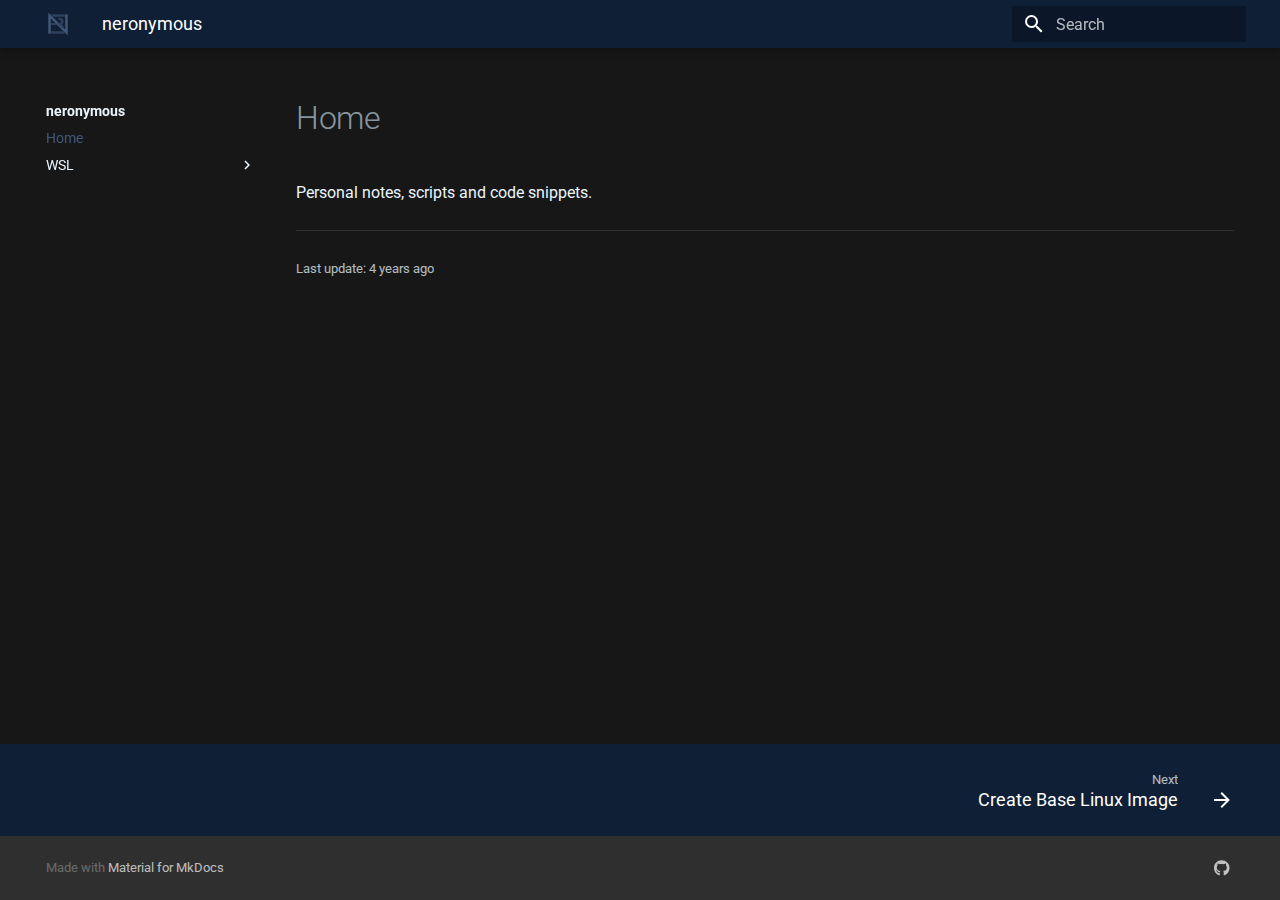
<file: index.html>
<!doctype html>
<html lang="en" class="no-js">
  <head>
    
      <meta charset="utf-8">
      <meta name="viewport" content="width=device-width,initial-scale=1">
      
      
      
      
      <link rel="icon" href="images/nero.png">
      <meta name="generator" content="mkdocs-1.2.2, mkdocs-material-7.2.4">
    
    
      
        <title>neronymous</title>
      
    
    
      <link rel="stylesheet" href="assets/stylesheets/main.f7f47774.min.css">
      
        
        <link rel="stylesheet" href="assets/stylesheets/palette.3f5d1f46.min.css">
        
      
    
    
    
      
        
        <link rel="preconnect" href="https://fonts.gstatic.com" crossorigin>
        <link rel="stylesheet" href="https://fonts.googleapis.com/css?family=Roboto:300,400,400i,700%7CRoboto+Mono&display=fallback">
        <style>:root{--md-text-font-family:"Roboto";--md-code-font-family:"Roboto Mono"}</style>
      
    
    
    
      <link rel="stylesheet" href="css/timeago.css">
    
      <link rel="stylesheet" href="styles/nero.css">
    
    
      


    
    
  </head>
  
  
    
    
    
    
    
    <body dir="ltr" data-md-color-scheme="slate" data-md-color-primary="" data-md-color-accent="">
  
    
    <script>function __prefix(e){return new URL(".",location).pathname+"."+e}function __get(e,t=localStorage){return JSON.parse(t.getItem(__prefix(e)))}</script>
    
    <input class="md-toggle" data-md-toggle="drawer" type="checkbox" id="__drawer" autocomplete="off">
    <input class="md-toggle" data-md-toggle="search" type="checkbox" id="__search" autocomplete="off">
    <label class="md-overlay" for="__drawer"></label>
    <div data-md-component="skip">
      
    </div>
    <div data-md-component="announce">
      
    </div>
    
      <header class="md-header" data-md-component="header">
  <nav class="md-header__inner md-grid" aria-label="Header">
    <a href="." title="neronymous" class="md-header__button md-logo" aria-label="neronymous" data-md-component="logo">
      
  <img src="images/nero.png" alt="logo">

    </a>
    <label class="md-header__button md-icon" for="__drawer">
      <svg xmlns="http://www.w3.org/2000/svg" viewBox="0 0 24 24"><path d="M3 6h18v2H3V6m0 5h18v2H3v-2m0 5h18v2H3v-2z"/></svg>
    </label>
    <div class="md-header__title" data-md-component="header-title">
      <div class="md-header__ellipsis">
        <div class="md-header__topic">
          <span class="md-ellipsis">
            neronymous
          </span>
        </div>
        <div class="md-header__topic" data-md-component="header-topic">
          <span class="md-ellipsis">
            
              Home
            
          </span>
        </div>
      </div>
    </div>
    
    
    
      <label class="md-header__button md-icon" for="__search">
        <svg xmlns="http://www.w3.org/2000/svg" viewBox="0 0 24 24"><path d="M9.5 3A6.5 6.5 0 0 1 16 9.5c0 1.61-.59 3.09-1.56 4.23l.27.27h.79l5 5-1.5 1.5-5-5v-.79l-.27-.27A6.516 6.516 0 0 1 9.5 16 6.5 6.5 0 0 1 3 9.5 6.5 6.5 0 0 1 9.5 3m0 2C7 5 5 7 5 9.5S7 14 9.5 14 14 12 14 9.5 12 5 9.5 5z"/></svg>
      </label>
      
<div class="md-search" data-md-component="search" role="dialog">
  <label class="md-search__overlay" for="__search"></label>
  <div class="md-search__inner" role="search">
    <form class="md-search__form" name="search">
      <input type="text" class="md-search__input" name="query" aria-label="Search" placeholder="Search" autocapitalize="off" autocorrect="off" autocomplete="off" spellcheck="false" data-md-component="search-query" required>
      <label class="md-search__icon md-icon" for="__search">
        <svg xmlns="http://www.w3.org/2000/svg" viewBox="0 0 24 24"><path d="M9.5 3A6.5 6.5 0 0 1 16 9.5c0 1.61-.59 3.09-1.56 4.23l.27.27h.79l5 5-1.5 1.5-5-5v-.79l-.27-.27A6.516 6.516 0 0 1 9.5 16 6.5 6.5 0 0 1 3 9.5 6.5 6.5 0 0 1 9.5 3m0 2C7 5 5 7 5 9.5S7 14 9.5 14 14 12 14 9.5 12 5 9.5 5z"/></svg>
        <svg xmlns="http://www.w3.org/2000/svg" viewBox="0 0 24 24"><path d="M20 11v2H8l5.5 5.5-1.42 1.42L4.16 12l7.92-7.92L13.5 5.5 8 11h12z"/></svg>
      </label>
      <nav class="md-search__options" aria-label="Search">
        
        <button type="reset" class="md-search__icon md-icon" aria-label="Clear" tabindex="-1">
          <svg xmlns="http://www.w3.org/2000/svg" viewBox="0 0 24 24"><path d="M19 6.41 17.59 5 12 10.59 6.41 5 5 6.41 10.59 12 5 17.59 6.41 19 12 13.41 17.59 19 19 17.59 13.41 12 19 6.41z"/></svg>
        </button>
      </nav>
      
    </form>
    <div class="md-search__output">
      <div class="md-search__scrollwrap" data-md-scrollfix>
        <div class="md-search-result" data-md-component="search-result">
          <div class="md-search-result__meta">
            Initializing search
          </div>
          <ol class="md-search-result__list"></ol>
        </div>
      </div>
    </div>
  </div>
</div>
    
    
  </nav>
</header>
    
    <div class="md-container" data-md-component="container">
      
      
        
      
      <main class="md-main" data-md-component="main">
        <div class="md-main__inner md-grid">
          
            
              
              <div class="md-sidebar md-sidebar--primary" data-md-component="sidebar" data-md-type="navigation" >
                <div class="md-sidebar__scrollwrap">
                  <div class="md-sidebar__inner">
                    


<nav class="md-nav md-nav--primary" aria-label="Navigation" data-md-level="0">
  <label class="md-nav__title" for="__drawer">
    <a href="." title="neronymous" class="md-nav__button md-logo" aria-label="neronymous" data-md-component="logo">
      
  <img src="images/nero.png" alt="logo">

    </a>
    neronymous
  </label>
  
  <ul class="md-nav__list" data-md-scrollfix>
    
      
      
      

  
  
    
  
  
    <li class="md-nav__item md-nav__item--active">
      
      <input class="md-nav__toggle md-toggle" data-md-toggle="toc" type="checkbox" id="__toc">
      
      
      
      <a href="." class="md-nav__link md-nav__link--active">
        Home
      </a>
      
    </li>
  

    
      
      
      

  
  
  
    
    <li class="md-nav__item md-nav__item--nested">
      
      
        <input class="md-nav__toggle md-toggle" data-md-toggle="__nav_2" type="checkbox" id="__nav_2" >
      
      <label class="md-nav__link" for="__nav_2">
        WSL
        <span class="md-nav__icon md-icon"></span>
      </label>
      <nav class="md-nav" aria-label="WSL" data-md-level="1">
        <label class="md-nav__title" for="__nav_2">
          <span class="md-nav__icon md-icon"></span>
          WSL
        </label>
        <ul class="md-nav__list" data-md-scrollfix>
          
            
  
  
  
    <li class="md-nav__item">
      <a href="WSL/create-wsl-base-image/" class="md-nav__link">
        Create Base Linux Image
      </a>
    </li>
  

          
            
  
  
  
    <li class="md-nav__item">
      <a href="WSL/create-wsl-instance/" class="md-nav__link">
        Create WSL Instance from Base Image
      </a>
    </li>
  

          
        </ul>
      </nav>
    </li>
  

    
  </ul>
</nav>
                  </div>
                </div>
              </div>
            
            
          
          <div class="md-content" data-md-component="content">
            <article class="md-content__inner md-typeset">
              
                
                
                  <h1>Home</h1>
                
                <p>Personal notes, scripts and code snippets.</p>
                
                  
                    

<hr>
<div class="md-source-date">
  <small>
    
      Last update: <span class="git-revision-date-localized-plugin git-revision-date-localized-plugin-timeago"><span class="timeago" datetime="2021-08-16T12:06:32+00:00" locale="en"></span></span><span class="git-revision-date-localized-plugin git-revision-date-localized-plugin-iso_date">2021-08-16</span>
      
    
  </small>
</div>
                  
                
              
              
                


              
            </article>
          </div>
        </div>
        
      </main>
      
        
<footer class="md-footer">
  
    <nav class="md-footer__inner md-grid" aria-label="Footer">
      
      
        
        <a href="WSL/create-wsl-base-image/" class="md-footer__link md-footer__link--next" aria-label="Next: Create Base Linux Image" rel="next">
          <div class="md-footer__title">
            <div class="md-ellipsis">
              <span class="md-footer__direction">
                Next
              </span>
              Create Base Linux Image
            </div>
          </div>
          <div class="md-footer__button md-icon">
            <svg xmlns="http://www.w3.org/2000/svg" viewBox="0 0 24 24"><path d="M4 11v2h12l-5.5 5.5 1.42 1.42L19.84 12l-7.92-7.92L10.5 5.5 16 11H4z"/></svg>
          </div>
        </a>
      
    </nav>
  
  <div class="md-footer-meta md-typeset">
    <div class="md-footer-meta__inner md-grid">
      <div class="md-footer-copyright">
        
        Made with
        <a href="https://squidfunk.github.io/mkdocs-material/" target="_blank" rel="noopener">
          Material for MkDocs
        </a>
        
      </div>
      
  <div class="md-footer-social">
    
      
      
        
        
      
      <a href="https://github.com/neronymous" target="_blank" rel="noopener" title="github.com" class="md-footer-social__link">
        <svg xmlns="http://www.w3.org/2000/svg" viewBox="0 0 496 512"><path d="M165.9 397.4c0 2-2.3 3.6-5.2 3.6-3.3.3-5.6-1.3-5.6-3.6 0-2 2.3-3.6 5.2-3.6 3-.3 5.6 1.3 5.6 3.6zm-31.1-4.5c-.7 2 1.3 4.3 4.3 4.9 2.6 1 5.6 0 6.2-2s-1.3-4.3-4.3-5.2c-2.6-.7-5.5.3-6.2 2.3zm44.2-1.7c-2.9.7-4.9 2.6-4.6 4.9.3 2 2.9 3.3 5.9 2.6 2.9-.7 4.9-2.6 4.6-4.6-.3-1.9-3-3.2-5.9-2.9zM244.8 8C106.1 8 0 113.3 0 252c0 110.9 69.8 205.8 169.5 239.2 12.8 2.3 17.3-5.6 17.3-12.1 0-6.2-.3-40.4-.3-61.4 0 0-70 15-84.7-29.8 0 0-11.4-29.1-27.8-36.6 0 0-22.9-15.7 1.6-15.4 0 0 24.9 2 38.6 25.8 21.9 38.6 58.6 27.5 72.9 20.9 2.3-16 8.8-27.1 16-33.7-55.9-6.2-112.3-14.3-112.3-110.5 0-27.5 7.6-41.3 23.6-58.9-2.6-6.5-11.1-33.3 2.6-67.9 20.9-6.5 69 27 69 27 20-5.6 41.5-8.5 62.8-8.5s42.8 2.9 62.8 8.5c0 0 48.1-33.6 69-27 13.7 34.7 5.2 61.4 2.6 67.9 16 17.7 25.8 31.5 25.8 58.9 0 96.5-58.9 104.2-114.8 110.5 9.2 7.9 17 22.9 17 46.4 0 33.7-.3 75.4-.3 83.6 0 6.5 4.6 14.4 17.3 12.1C428.2 457.8 496 362.9 496 252 496 113.3 383.5 8 244.8 8zM97.2 352.9c-1.3 1-1 3.3.7 5.2 1.6 1.6 3.9 2.3 5.2 1 1.3-1 1-3.3-.7-5.2-1.6-1.6-3.9-2.3-5.2-1zm-10.8-8.1c-.7 1.3.3 2.9 2.3 3.9 1.6 1 3.6.7 4.3-.7.7-1.3-.3-2.9-2.3-3.9-2-.6-3.6-.3-4.3.7zm32.4 35.6c-1.6 1.3-1 4.3 1.3 6.2 2.3 2.3 5.2 2.6 6.5 1 1.3-1.3.7-4.3-1.3-6.2-2.2-2.3-5.2-2.6-6.5-1zm-11.4-14.7c-1.6 1-1.6 3.6 0 5.9 1.6 2.3 4.3 3.3 5.6 2.3 1.6-1.3 1.6-3.9 0-6.2-1.4-2.3-4-3.3-5.6-2z"/></svg>
      </a>
    
  </div>

    </div>
  </div>
</footer>
      
    </div>
    <div class="md-dialog" data-md-component="dialog">
      <div class="md-dialog__inner md-typeset"></div>
    </div>
    <script id="__config" type="application/json">{"base": ".", "features": [], "translations": {"clipboard.copy": "Copy to clipboard", "clipboard.copied": "Copied to clipboard", "search.config.lang": "en", "search.config.pipeline": "trimmer, stopWordFilter", "search.config.separator": "[\\s\\-]+", "search.placeholder": "Search", "search.result.placeholder": "Type to start searching", "search.result.none": "No matching documents", "search.result.one": "1 matching document", "search.result.other": "# matching documents", "search.result.more.one": "1 more on this page", "search.result.more.other": "# more on this page", "search.result.term.missing": "Missing", "select.version.title": "Select version"}, "search": "assets/javascripts/workers/search.709b4209.min.js", "version": null}</script>
    
    
      <script src="assets/javascripts/bundle.febc23d1.min.js"></script>
      
        <script src="js/timeago.min.js"></script>
      
        <script src="js/timeago_mkdocs_material.js"></script>
      
    
  </body>
</html>
</file>
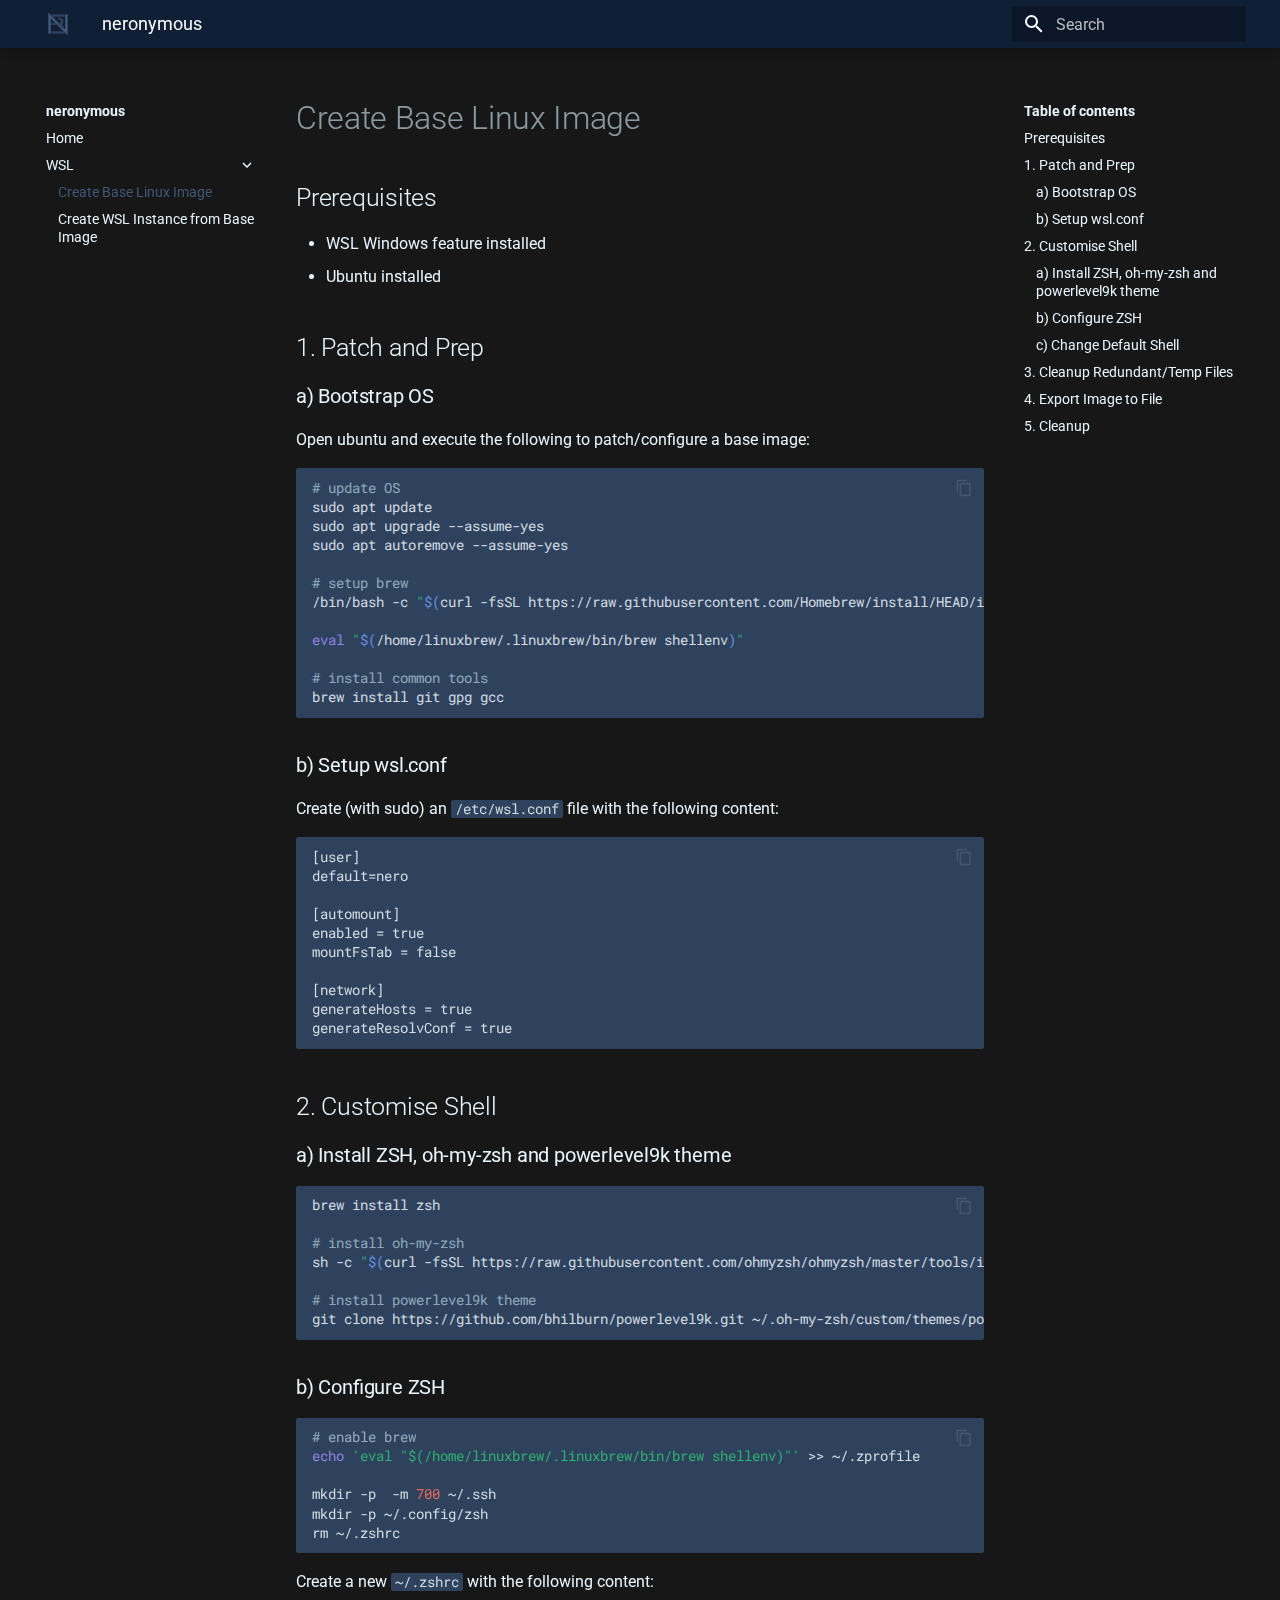
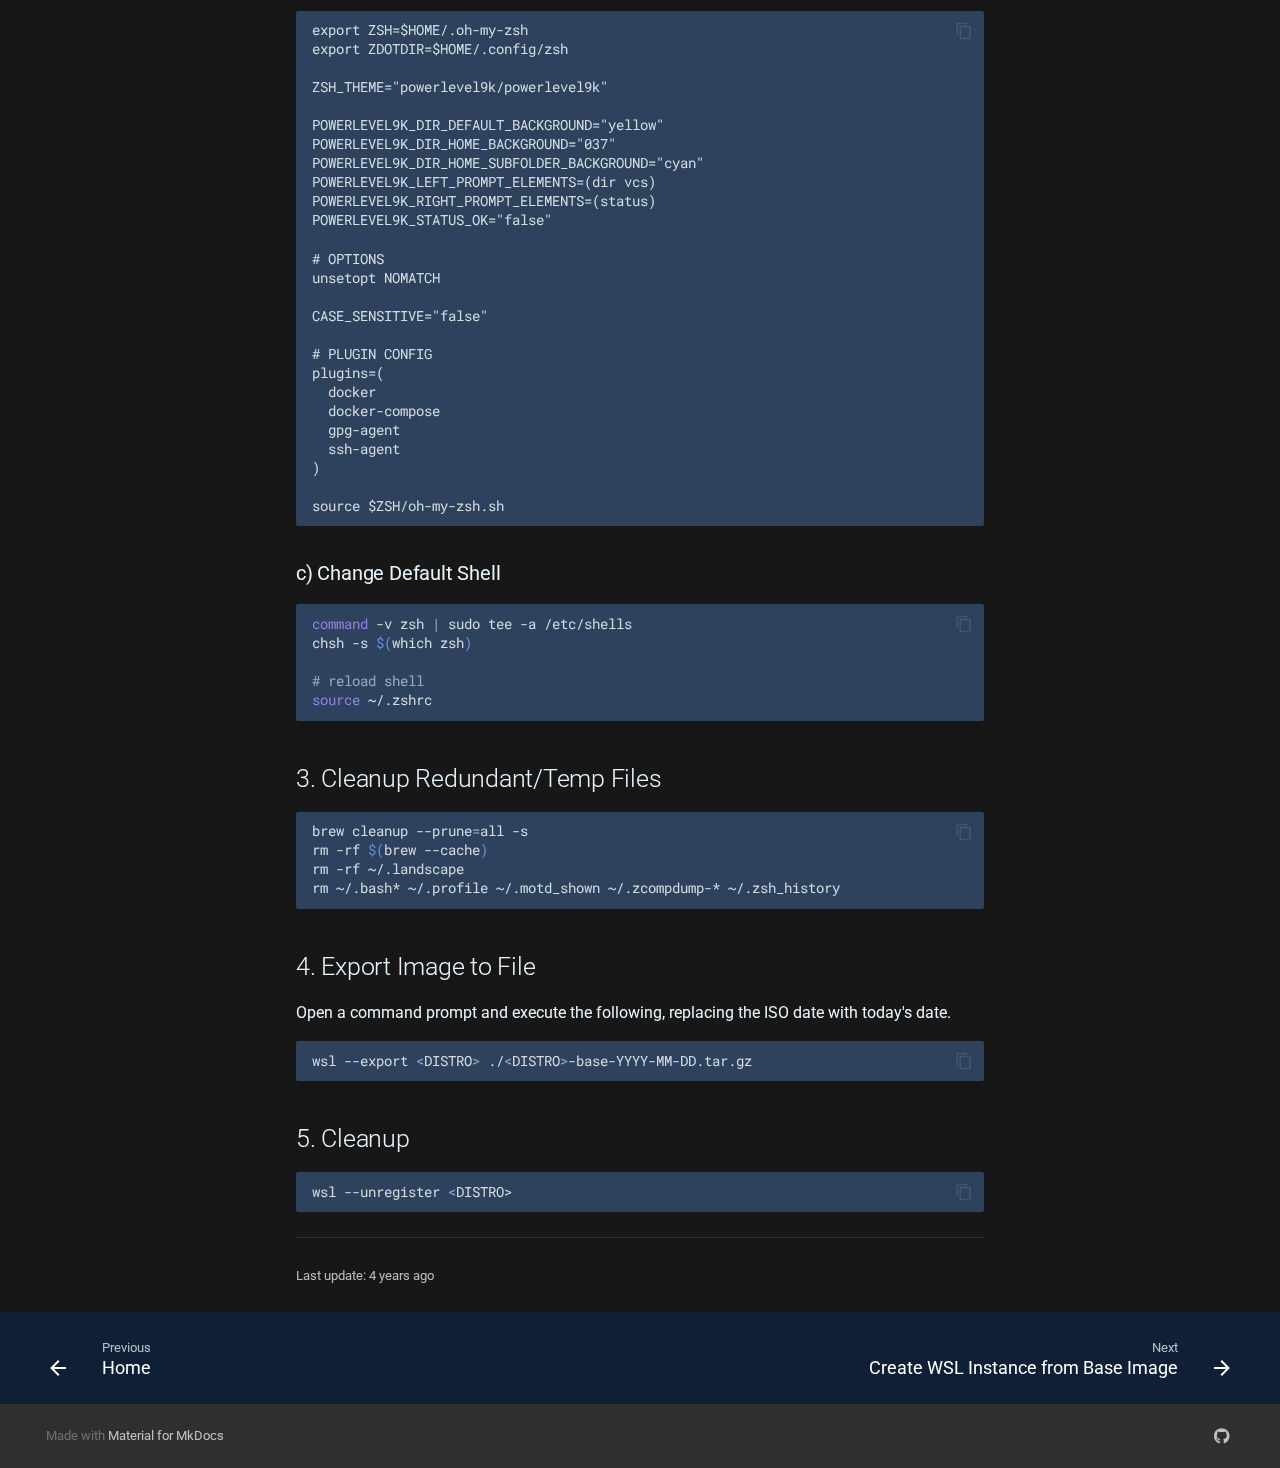
<file: WSL/create-wsl-base-image/index.html>
<!doctype html>
<html lang="en" class="no-js">
  <head>
    
      <meta charset="utf-8">
      <meta name="viewport" content="width=device-width,initial-scale=1">
      
      
      
      
      <link rel="icon" href="../../images/nero.png">
      <meta name="generator" content="mkdocs-1.2.2, mkdocs-material-7.2.4">
    
    
      
        <title>Create Base Linux Image - neronymous</title>
      
    
    
      <link rel="stylesheet" href="../../assets/stylesheets/main.f7f47774.min.css">
      
        
        <link rel="stylesheet" href="../../assets/stylesheets/palette.3f5d1f46.min.css">
        
      
    
    
    
      
        
        <link rel="preconnect" href="https://fonts.gstatic.com" crossorigin>
        <link rel="stylesheet" href="https://fonts.googleapis.com/css?family=Roboto:300,400,400i,700%7CRoboto+Mono&display=fallback">
        <style>:root{--md-text-font-family:"Roboto";--md-code-font-family:"Roboto Mono"}</style>
      
    
    
    
      <link rel="stylesheet" href="../../css/timeago.css">
    
      <link rel="stylesheet" href="../../styles/nero.css">
    
    
      


    
    
  </head>
  
  
    
    
    
    
    
    <body dir="ltr" data-md-color-scheme="slate" data-md-color-primary="" data-md-color-accent="">
  
    
    <script>function __prefix(e){return new URL("../..",location).pathname+"."+e}function __get(e,t=localStorage){return JSON.parse(t.getItem(__prefix(e)))}</script>
    
    <input class="md-toggle" data-md-toggle="drawer" type="checkbox" id="__drawer" autocomplete="off">
    <input class="md-toggle" data-md-toggle="search" type="checkbox" id="__search" autocomplete="off">
    <label class="md-overlay" for="__drawer"></label>
    <div data-md-component="skip">
      
        
        <a href="#create-base-linux-image" class="md-skip">
          Skip to content
        </a>
      
    </div>
    <div data-md-component="announce">
      
    </div>
    
      <header class="md-header" data-md-component="header">
  <nav class="md-header__inner md-grid" aria-label="Header">
    <a href="../.." title="neronymous" class="md-header__button md-logo" aria-label="neronymous" data-md-component="logo">
      
  <img src="../../images/nero.png" alt="logo">

    </a>
    <label class="md-header__button md-icon" for="__drawer">
      <svg xmlns="http://www.w3.org/2000/svg" viewBox="0 0 24 24"><path d="M3 6h18v2H3V6m0 5h18v2H3v-2m0 5h18v2H3v-2z"/></svg>
    </label>
    <div class="md-header__title" data-md-component="header-title">
      <div class="md-header__ellipsis">
        <div class="md-header__topic">
          <span class="md-ellipsis">
            neronymous
          </span>
        </div>
        <div class="md-header__topic" data-md-component="header-topic">
          <span class="md-ellipsis">
            
              Create Base Linux Image
            
          </span>
        </div>
      </div>
    </div>
    
    
    
      <label class="md-header__button md-icon" for="__search">
        <svg xmlns="http://www.w3.org/2000/svg" viewBox="0 0 24 24"><path d="M9.5 3A6.5 6.5 0 0 1 16 9.5c0 1.61-.59 3.09-1.56 4.23l.27.27h.79l5 5-1.5 1.5-5-5v-.79l-.27-.27A6.516 6.516 0 0 1 9.5 16 6.5 6.5 0 0 1 3 9.5 6.5 6.5 0 0 1 9.5 3m0 2C7 5 5 7 5 9.5S7 14 9.5 14 14 12 14 9.5 12 5 9.5 5z"/></svg>
      </label>
      
<div class="md-search" data-md-component="search" role="dialog">
  <label class="md-search__overlay" for="__search"></label>
  <div class="md-search__inner" role="search">
    <form class="md-search__form" name="search">
      <input type="text" class="md-search__input" name="query" aria-label="Search" placeholder="Search" autocapitalize="off" autocorrect="off" autocomplete="off" spellcheck="false" data-md-component="search-query" required>
      <label class="md-search__icon md-icon" for="__search">
        <svg xmlns="http://www.w3.org/2000/svg" viewBox="0 0 24 24"><path d="M9.5 3A6.5 6.5 0 0 1 16 9.5c0 1.61-.59 3.09-1.56 4.23l.27.27h.79l5 5-1.5 1.5-5-5v-.79l-.27-.27A6.516 6.516 0 0 1 9.5 16 6.5 6.5 0 0 1 3 9.5 6.5 6.5 0 0 1 9.5 3m0 2C7 5 5 7 5 9.5S7 14 9.5 14 14 12 14 9.5 12 5 9.5 5z"/></svg>
        <svg xmlns="http://www.w3.org/2000/svg" viewBox="0 0 24 24"><path d="M20 11v2H8l5.5 5.5-1.42 1.42L4.16 12l7.92-7.92L13.5 5.5 8 11h12z"/></svg>
      </label>
      <nav class="md-search__options" aria-label="Search">
        
        <button type="reset" class="md-search__icon md-icon" aria-label="Clear" tabindex="-1">
          <svg xmlns="http://www.w3.org/2000/svg" viewBox="0 0 24 24"><path d="M19 6.41 17.59 5 12 10.59 6.41 5 5 6.41 10.59 12 5 17.59 6.41 19 12 13.41 17.59 19 19 17.59 13.41 12 19 6.41z"/></svg>
        </button>
      </nav>
      
    </form>
    <div class="md-search__output">
      <div class="md-search__scrollwrap" data-md-scrollfix>
        <div class="md-search-result" data-md-component="search-result">
          <div class="md-search-result__meta">
            Initializing search
          </div>
          <ol class="md-search-result__list"></ol>
        </div>
      </div>
    </div>
  </div>
</div>
    
    
  </nav>
</header>
    
    <div class="md-container" data-md-component="container">
      
      
        
      
      <main class="md-main" data-md-component="main">
        <div class="md-main__inner md-grid">
          
            
              
              <div class="md-sidebar md-sidebar--primary" data-md-component="sidebar" data-md-type="navigation" >
                <div class="md-sidebar__scrollwrap">
                  <div class="md-sidebar__inner">
                    


<nav class="md-nav md-nav--primary" aria-label="Navigation" data-md-level="0">
  <label class="md-nav__title" for="__drawer">
    <a href="../.." title="neronymous" class="md-nav__button md-logo" aria-label="neronymous" data-md-component="logo">
      
  <img src="../../images/nero.png" alt="logo">

    </a>
    neronymous
  </label>
  
  <ul class="md-nav__list" data-md-scrollfix>
    
      
      
      

  
  
  
    <li class="md-nav__item">
      <a href="../.." class="md-nav__link">
        Home
      </a>
    </li>
  

    
      
      
      

  
  
    
  
  
    
    <li class="md-nav__item md-nav__item--active md-nav__item--nested">
      
      
        <input class="md-nav__toggle md-toggle" data-md-toggle="__nav_2" type="checkbox" id="__nav_2" checked>
      
      <label class="md-nav__link" for="__nav_2">
        WSL
        <span class="md-nav__icon md-icon"></span>
      </label>
      <nav class="md-nav" aria-label="WSL" data-md-level="1">
        <label class="md-nav__title" for="__nav_2">
          <span class="md-nav__icon md-icon"></span>
          WSL
        </label>
        <ul class="md-nav__list" data-md-scrollfix>
          
            
  
  
    
  
  
    <li class="md-nav__item md-nav__item--active">
      
      <input class="md-nav__toggle md-toggle" data-md-toggle="toc" type="checkbox" id="__toc">
      
      
        
      
      
        <label class="md-nav__link md-nav__link--active" for="__toc">
          Create Base Linux Image
          <span class="md-nav__icon md-icon"></span>
        </label>
      
      <a href="./" class="md-nav__link md-nav__link--active">
        Create Base Linux Image
      </a>
      
        
<nav class="md-nav md-nav--secondary" aria-label="Table of contents">
  
  
  
    
  
  
    <label class="md-nav__title" for="__toc">
      <span class="md-nav__icon md-icon"></span>
      Table of contents
    </label>
    <ul class="md-nav__list" data-md-component="toc" data-md-scrollfix>
      
        <li class="md-nav__item">
  <a href="#prerequisites" class="md-nav__link">
    Prerequisites
  </a>
  
</li>
      
        <li class="md-nav__item">
  <a href="#1-patch-and-prep" class="md-nav__link">
    1. Patch and Prep
  </a>
  
    <nav class="md-nav" aria-label="1. Patch and Prep">
      <ul class="md-nav__list">
        
          <li class="md-nav__item">
  <a href="#a-bootstrap-os" class="md-nav__link">
    a) Bootstrap OS
  </a>
  
</li>
        
          <li class="md-nav__item">
  <a href="#b-setup-wslconf" class="md-nav__link">
    b) Setup wsl.conf
  </a>
  
</li>
        
      </ul>
    </nav>
  
</li>
      
        <li class="md-nav__item">
  <a href="#2-customise-shell" class="md-nav__link">
    2. Customise Shell
  </a>
  
    <nav class="md-nav" aria-label="2. Customise Shell">
      <ul class="md-nav__list">
        
          <li class="md-nav__item">
  <a href="#a-install-zsh-oh-my-zsh-and-powerlevel9k-theme" class="md-nav__link">
    a) Install ZSH, oh-my-zsh and powerlevel9k theme
  </a>
  
</li>
        
          <li class="md-nav__item">
  <a href="#b-configure-zsh" class="md-nav__link">
    b) Configure ZSH
  </a>
  
</li>
        
          <li class="md-nav__item">
  <a href="#c-change-default-shell" class="md-nav__link">
    c) Change Default Shell
  </a>
  
</li>
        
      </ul>
    </nav>
  
</li>
      
        <li class="md-nav__item">
  <a href="#3-cleanup-redundanttemp-files" class="md-nav__link">
    3. Cleanup Redundant/Temp Files
  </a>
  
</li>
      
        <li class="md-nav__item">
  <a href="#4-export-image-to-file" class="md-nav__link">
    4. Export Image to File
  </a>
  
</li>
      
        <li class="md-nav__item">
  <a href="#5-cleanup" class="md-nav__link">
    5. Cleanup
  </a>
  
</li>
      
    </ul>
  
</nav>
      
    </li>
  

          
            
  
  
  
    <li class="md-nav__item">
      <a href="../create-wsl-instance/" class="md-nav__link">
        Create WSL Instance from Base Image
      </a>
    </li>
  

          
        </ul>
      </nav>
    </li>
  

    
  </ul>
</nav>
                  </div>
                </div>
              </div>
            
            
              
              <div class="md-sidebar md-sidebar--secondary" data-md-component="sidebar" data-md-type="toc" >
                <div class="md-sidebar__scrollwrap">
                  <div class="md-sidebar__inner">
                    
<nav class="md-nav md-nav--secondary" aria-label="Table of contents">
  
  
  
    
  
  
    <label class="md-nav__title" for="__toc">
      <span class="md-nav__icon md-icon"></span>
      Table of contents
    </label>
    <ul class="md-nav__list" data-md-component="toc" data-md-scrollfix>
      
        <li class="md-nav__item">
  <a href="#prerequisites" class="md-nav__link">
    Prerequisites
  </a>
  
</li>
      
        <li class="md-nav__item">
  <a href="#1-patch-and-prep" class="md-nav__link">
    1. Patch and Prep
  </a>
  
    <nav class="md-nav" aria-label="1. Patch and Prep">
      <ul class="md-nav__list">
        
          <li class="md-nav__item">
  <a href="#a-bootstrap-os" class="md-nav__link">
    a) Bootstrap OS
  </a>
  
</li>
        
          <li class="md-nav__item">
  <a href="#b-setup-wslconf" class="md-nav__link">
    b) Setup wsl.conf
  </a>
  
</li>
        
      </ul>
    </nav>
  
</li>
      
        <li class="md-nav__item">
  <a href="#2-customise-shell" class="md-nav__link">
    2. Customise Shell
  </a>
  
    <nav class="md-nav" aria-label="2. Customise Shell">
      <ul class="md-nav__list">
        
          <li class="md-nav__item">
  <a href="#a-install-zsh-oh-my-zsh-and-powerlevel9k-theme" class="md-nav__link">
    a) Install ZSH, oh-my-zsh and powerlevel9k theme
  </a>
  
</li>
        
          <li class="md-nav__item">
  <a href="#b-configure-zsh" class="md-nav__link">
    b) Configure ZSH
  </a>
  
</li>
        
          <li class="md-nav__item">
  <a href="#c-change-default-shell" class="md-nav__link">
    c) Change Default Shell
  </a>
  
</li>
        
      </ul>
    </nav>
  
</li>
      
        <li class="md-nav__item">
  <a href="#3-cleanup-redundanttemp-files" class="md-nav__link">
    3. Cleanup Redundant/Temp Files
  </a>
  
</li>
      
        <li class="md-nav__item">
  <a href="#4-export-image-to-file" class="md-nav__link">
    4. Export Image to File
  </a>
  
</li>
      
        <li class="md-nav__item">
  <a href="#5-cleanup" class="md-nav__link">
    5. Cleanup
  </a>
  
</li>
      
    </ul>
  
</nav>
                  </div>
                </div>
              </div>
            
          
          <div class="md-content" data-md-component="content">
            <article class="md-content__inner md-typeset">
              
                
                
                <h1 id="create-base-linux-image">Create Base Linux Image</h1>
<h2 id="prerequisites">Prerequisites</h2>
<ul>
<li>WSL Windows feature installed</li>
<li>Ubuntu installed</li>
</ul>
<h2 id="1-patch-and-prep">1. Patch and Prep</h2>
<h3 id="a-bootstrap-os">a) Bootstrap OS</h3>
<p>Open ubuntu and execute the following to patch/configure a base image:</p>
<div class="highlight"><pre><span></span><code><span class="c1"># update OS</span>
sudo apt update
sudo apt upgrade --assume-yes
sudo apt autoremove --assume-yes

<span class="c1"># setup brew</span>
/bin/bash -c <span class="s2">&quot;</span><span class="k">$(</span>curl -fsSL https://raw.githubusercontent.com/Homebrew/install/HEAD/install.sh<span class="k">)</span><span class="s2">&quot;</span>

<span class="nb">eval</span> <span class="s2">&quot;</span><span class="k">$(</span>/home/linuxbrew/.linuxbrew/bin/brew shellenv<span class="k">)</span><span class="s2">&quot;</span>

<span class="c1"># install common tools</span>
brew install git gpg gcc
</code></pre></div>
<h3 id="b-setup-wslconf">b) Setup wsl.conf</h3>
<p>Create (with sudo) an <code>/etc/wsl.conf</code> file with the following content:</p>
<div class="highlight"><pre><span></span><code>[user]
default=nero

[automount]
enabled = true
mountFsTab = false

[network]
generateHosts = true
generateResolvConf = true
</code></pre></div>
<h2 id="2-customise-shell">2. Customise Shell</h2>
<h3 id="a-install-zsh-oh-my-zsh-and-powerlevel9k-theme">a) Install ZSH, oh-my-zsh and powerlevel9k theme</h3>
<div class="highlight"><pre><span></span><code>brew install zsh

<span class="c1"># install oh-my-zsh</span>
sh -c <span class="s2">&quot;</span><span class="k">$(</span>curl -fsSL https://raw.githubusercontent.com/ohmyzsh/ohmyzsh/master/tools/install.sh<span class="k">)</span><span class="s2">&quot;</span>

<span class="c1"># install powerlevel9k theme</span>
git clone https://github.com/bhilburn/powerlevel9k.git ~/.oh-my-zsh/custom/themes/powerlevel9k
</code></pre></div>
<h3 id="b-configure-zsh">b) Configure ZSH</h3>
<div class="highlight"><pre><span></span><code><span class="c1"># enable brew</span>
<span class="nb">echo</span> <span class="s1">&#39;eval &quot;$(/home/linuxbrew/.linuxbrew/bin/brew shellenv)&quot;&#39;</span> &gt;&gt; ~/.zprofile

mkdir -p  -m <span class="m">700</span> ~/.ssh
mkdir -p ~/.config/zsh
rm ~/.zshrc
</code></pre></div>
<p>Create a new <code>~/.zshrc</code> with the following content:</p>
<div class="highlight"><pre><span></span><code>export ZSH=$HOME/.oh-my-zsh
export ZDOTDIR=$HOME/.config/zsh

ZSH_THEME=&quot;powerlevel9k/powerlevel9k&quot;

POWERLEVEL9K_DIR_DEFAULT_BACKGROUND=&quot;yellow&quot;
POWERLEVEL9K_DIR_HOME_BACKGROUND=&quot;037&quot;
POWERLEVEL9K_DIR_HOME_SUBFOLDER_BACKGROUND=&quot;cyan&quot;
POWERLEVEL9K_LEFT_PROMPT_ELEMENTS=(dir vcs)
POWERLEVEL9K_RIGHT_PROMPT_ELEMENTS=(status)
POWERLEVEL9K_STATUS_OK=&quot;false&quot;

# OPTIONS
unsetopt NOMATCH

CASE_SENSITIVE=&quot;false&quot;

# PLUGIN CONFIG
plugins=(
  docker
  docker-compose
  gpg-agent
  ssh-agent
)

source $ZSH/oh-my-zsh.sh
</code></pre></div>
<h3 id="c-change-default-shell">c) Change Default Shell</h3>
<div class="highlight"><pre><span></span><code><span class="nb">command</span> -v zsh <span class="p">|</span> sudo tee -a /etc/shells
chsh -s <span class="k">$(</span>which zsh<span class="k">)</span>

<span class="c1"># reload shell</span>
<span class="nb">source</span> ~/.zshrc
</code></pre></div>
<h2 id="3-cleanup-redundanttemp-files">3. Cleanup Redundant/Temp Files</h2>
<div class="highlight"><pre><span></span><code>brew cleanup --prune<span class="o">=</span>all -s
rm -rf <span class="k">$(</span>brew --cache<span class="k">)</span>
rm -rf ~/.landscape
rm ~/.bash* ~/.profile ~/.motd_shown ~/.zcompdump-* ~/.zsh_history
</code></pre></div>
<h2 id="4-export-image-to-file">4. Export Image to File</h2>
<p>Open a command prompt and execute the following, replacing the ISO date with today's date.</p>
<div class="highlight"><pre><span></span><code>wsl --export <span class="p">&lt;</span>DISTRO<span class="p">&gt;</span> ./<span class="p">&lt;</span>DISTRO<span class="p">&gt;</span>-base-YYYY-MM-DD.tar.gz
</code></pre></div>
<h2 id="5-cleanup">5. Cleanup</h2>
<div class="highlight"><pre><span></span><code>wsl --unregister <span class="p">&lt;</span>DISTRO&gt;
</code></pre></div>
                
                  
                    

<hr>
<div class="md-source-date">
  <small>
    
      Last update: <span class="git-revision-date-localized-plugin git-revision-date-localized-plugin-timeago"><span class="timeago" datetime="2021-08-16T12:06:32+00:00" locale="en"></span></span><span class="git-revision-date-localized-plugin git-revision-date-localized-plugin-iso_date">2021-08-16</span>
      
    
  </small>
</div>
                  
                
              
              
                


              
            </article>
          </div>
        </div>
        
      </main>
      
        
<footer class="md-footer">
  
    <nav class="md-footer__inner md-grid" aria-label="Footer">
      
        
        <a href="../.." class="md-footer__link md-footer__link--prev" aria-label="Previous: Home" rel="prev">
          <div class="md-footer__button md-icon">
            <svg xmlns="http://www.w3.org/2000/svg" viewBox="0 0 24 24"><path d="M20 11v2H8l5.5 5.5-1.42 1.42L4.16 12l7.92-7.92L13.5 5.5 8 11h12z"/></svg>
          </div>
          <div class="md-footer__title">
            <div class="md-ellipsis">
              <span class="md-footer__direction">
                Previous
              </span>
              Home
            </div>
          </div>
        </a>
      
      
        
        <a href="../create-wsl-instance/" class="md-footer__link md-footer__link--next" aria-label="Next: Create WSL Instance from Base Image" rel="next">
          <div class="md-footer__title">
            <div class="md-ellipsis">
              <span class="md-footer__direction">
                Next
              </span>
              Create WSL Instance from Base Image
            </div>
          </div>
          <div class="md-footer__button md-icon">
            <svg xmlns="http://www.w3.org/2000/svg" viewBox="0 0 24 24"><path d="M4 11v2h12l-5.5 5.5 1.42 1.42L19.84 12l-7.92-7.92L10.5 5.5 16 11H4z"/></svg>
          </div>
        </a>
      
    </nav>
  
  <div class="md-footer-meta md-typeset">
    <div class="md-footer-meta__inner md-grid">
      <div class="md-footer-copyright">
        
        Made with
        <a href="https://squidfunk.github.io/mkdocs-material/" target="_blank" rel="noopener">
          Material for MkDocs
        </a>
        
      </div>
      
  <div class="md-footer-social">
    
      
      
        
        
      
      <a href="https://github.com/neronymous" target="_blank" rel="noopener" title="github.com" class="md-footer-social__link">
        <svg xmlns="http://www.w3.org/2000/svg" viewBox="0 0 496 512"><path d="M165.9 397.4c0 2-2.3 3.6-5.2 3.6-3.3.3-5.6-1.3-5.6-3.6 0-2 2.3-3.6 5.2-3.6 3-.3 5.6 1.3 5.6 3.6zm-31.1-4.5c-.7 2 1.3 4.3 4.3 4.9 2.6 1 5.6 0 6.2-2s-1.3-4.3-4.3-5.2c-2.6-.7-5.5.3-6.2 2.3zm44.2-1.7c-2.9.7-4.9 2.6-4.6 4.9.3 2 2.9 3.3 5.9 2.6 2.9-.7 4.9-2.6 4.6-4.6-.3-1.9-3-3.2-5.9-2.9zM244.8 8C106.1 8 0 113.3 0 252c0 110.9 69.8 205.8 169.5 239.2 12.8 2.3 17.3-5.6 17.3-12.1 0-6.2-.3-40.4-.3-61.4 0 0-70 15-84.7-29.8 0 0-11.4-29.1-27.8-36.6 0 0-22.9-15.7 1.6-15.4 0 0 24.9 2 38.6 25.8 21.9 38.6 58.6 27.5 72.9 20.9 2.3-16 8.8-27.1 16-33.7-55.9-6.2-112.3-14.3-112.3-110.5 0-27.5 7.6-41.3 23.6-58.9-2.6-6.5-11.1-33.3 2.6-67.9 20.9-6.5 69 27 69 27 20-5.6 41.5-8.5 62.8-8.5s42.8 2.9 62.8 8.5c0 0 48.1-33.6 69-27 13.7 34.7 5.2 61.4 2.6 67.9 16 17.7 25.8 31.5 25.8 58.9 0 96.5-58.9 104.2-114.8 110.5 9.2 7.9 17 22.9 17 46.4 0 33.7-.3 75.4-.3 83.6 0 6.5 4.6 14.4 17.3 12.1C428.2 457.8 496 362.9 496 252 496 113.3 383.5 8 244.8 8zM97.2 352.9c-1.3 1-1 3.3.7 5.2 1.6 1.6 3.9 2.3 5.2 1 1.3-1 1-3.3-.7-5.2-1.6-1.6-3.9-2.3-5.2-1zm-10.8-8.1c-.7 1.3.3 2.9 2.3 3.9 1.6 1 3.6.7 4.3-.7.7-1.3-.3-2.9-2.3-3.9-2-.6-3.6-.3-4.3.7zm32.4 35.6c-1.6 1.3-1 4.3 1.3 6.2 2.3 2.3 5.2 2.6 6.5 1 1.3-1.3.7-4.3-1.3-6.2-2.2-2.3-5.2-2.6-6.5-1zm-11.4-14.7c-1.6 1-1.6 3.6 0 5.9 1.6 2.3 4.3 3.3 5.6 2.3 1.6-1.3 1.6-3.9 0-6.2-1.4-2.3-4-3.3-5.6-2z"/></svg>
      </a>
    
  </div>

    </div>
  </div>
</footer>
      
    </div>
    <div class="md-dialog" data-md-component="dialog">
      <div class="md-dialog__inner md-typeset"></div>
    </div>
    <script id="__config" type="application/json">{"base": "../..", "features": [], "translations": {"clipboard.copy": "Copy to clipboard", "clipboard.copied": "Copied to clipboard", "search.config.lang": "en", "search.config.pipeline": "trimmer, stopWordFilter", "search.config.separator": "[\\s\\-]+", "search.placeholder": "Search", "search.result.placeholder": "Type to start searching", "search.result.none": "No matching documents", "search.result.one": "1 matching document", "search.result.other": "# matching documents", "search.result.more.one": "1 more on this page", "search.result.more.other": "# more on this page", "search.result.term.missing": "Missing", "select.version.title": "Select version"}, "search": "../../assets/javascripts/workers/search.709b4209.min.js", "version": null}</script>
    
    
      <script src="../../assets/javascripts/bundle.febc23d1.min.js"></script>
      
        <script src="../../js/timeago.min.js"></script>
      
        <script src="../../js/timeago_mkdocs_material.js"></script>
      
    
  </body>
</html>
</file>
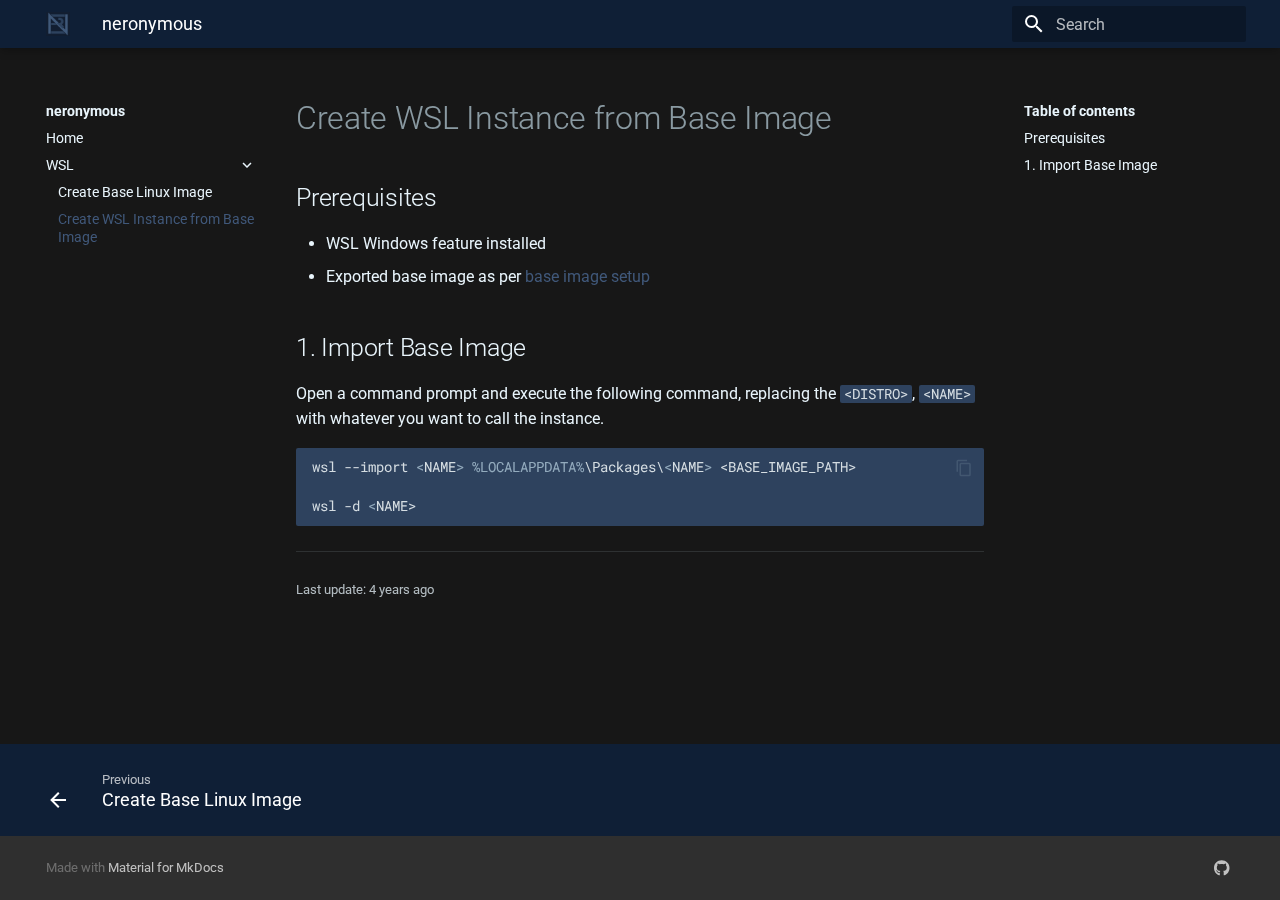
<file: WSL/create-wsl-instance/index.html>
<!doctype html>
<html lang="en" class="no-js">
  <head>
    
      <meta charset="utf-8">
      <meta name="viewport" content="width=device-width,initial-scale=1">
      
      
      
      
      <link rel="icon" href="../../images/nero.png">
      <meta name="generator" content="mkdocs-1.2.2, mkdocs-material-7.2.4">
    
    
      
        <title>Create WSL Instance from Base Image - neronymous</title>
      
    
    
      <link rel="stylesheet" href="../../assets/stylesheets/main.f7f47774.min.css">
      
        
        <link rel="stylesheet" href="../../assets/stylesheets/palette.3f5d1f46.min.css">
        
      
    
    
    
      
        
        <link rel="preconnect" href="https://fonts.gstatic.com" crossorigin>
        <link rel="stylesheet" href="https://fonts.googleapis.com/css?family=Roboto:300,400,400i,700%7CRoboto+Mono&display=fallback">
        <style>:root{--md-text-font-family:"Roboto";--md-code-font-family:"Roboto Mono"}</style>
      
    
    
    
      <link rel="stylesheet" href="../../css/timeago.css">
    
      <link rel="stylesheet" href="../../styles/nero.css">
    
    
      


    
    
  </head>
  
  
    
    
    
    
    
    <body dir="ltr" data-md-color-scheme="slate" data-md-color-primary="" data-md-color-accent="">
  
    
    <script>function __prefix(e){return new URL("../..",location).pathname+"."+e}function __get(e,t=localStorage){return JSON.parse(t.getItem(__prefix(e)))}</script>
    
    <input class="md-toggle" data-md-toggle="drawer" type="checkbox" id="__drawer" autocomplete="off">
    <input class="md-toggle" data-md-toggle="search" type="checkbox" id="__search" autocomplete="off">
    <label class="md-overlay" for="__drawer"></label>
    <div data-md-component="skip">
      
        
        <a href="#create-wsl-instance-from-base-image" class="md-skip">
          Skip to content
        </a>
      
    </div>
    <div data-md-component="announce">
      
    </div>
    
      <header class="md-header" data-md-component="header">
  <nav class="md-header__inner md-grid" aria-label="Header">
    <a href="../.." title="neronymous" class="md-header__button md-logo" aria-label="neronymous" data-md-component="logo">
      
  <img src="../../images/nero.png" alt="logo">

    </a>
    <label class="md-header__button md-icon" for="__drawer">
      <svg xmlns="http://www.w3.org/2000/svg" viewBox="0 0 24 24"><path d="M3 6h18v2H3V6m0 5h18v2H3v-2m0 5h18v2H3v-2z"/></svg>
    </label>
    <div class="md-header__title" data-md-component="header-title">
      <div class="md-header__ellipsis">
        <div class="md-header__topic">
          <span class="md-ellipsis">
            neronymous
          </span>
        </div>
        <div class="md-header__topic" data-md-component="header-topic">
          <span class="md-ellipsis">
            
              Create WSL Instance from Base Image
            
          </span>
        </div>
      </div>
    </div>
    
    
    
      <label class="md-header__button md-icon" for="__search">
        <svg xmlns="http://www.w3.org/2000/svg" viewBox="0 0 24 24"><path d="M9.5 3A6.5 6.5 0 0 1 16 9.5c0 1.61-.59 3.09-1.56 4.23l.27.27h.79l5 5-1.5 1.5-5-5v-.79l-.27-.27A6.516 6.516 0 0 1 9.5 16 6.5 6.5 0 0 1 3 9.5 6.5 6.5 0 0 1 9.5 3m0 2C7 5 5 7 5 9.5S7 14 9.5 14 14 12 14 9.5 12 5 9.5 5z"/></svg>
      </label>
      
<div class="md-search" data-md-component="search" role="dialog">
  <label class="md-search__overlay" for="__search"></label>
  <div class="md-search__inner" role="search">
    <form class="md-search__form" name="search">
      <input type="text" class="md-search__input" name="query" aria-label="Search" placeholder="Search" autocapitalize="off" autocorrect="off" autocomplete="off" spellcheck="false" data-md-component="search-query" required>
      <label class="md-search__icon md-icon" for="__search">
        <svg xmlns="http://www.w3.org/2000/svg" viewBox="0 0 24 24"><path d="M9.5 3A6.5 6.5 0 0 1 16 9.5c0 1.61-.59 3.09-1.56 4.23l.27.27h.79l5 5-1.5 1.5-5-5v-.79l-.27-.27A6.516 6.516 0 0 1 9.5 16 6.5 6.5 0 0 1 3 9.5 6.5 6.5 0 0 1 9.5 3m0 2C7 5 5 7 5 9.5S7 14 9.5 14 14 12 14 9.5 12 5 9.5 5z"/></svg>
        <svg xmlns="http://www.w3.org/2000/svg" viewBox="0 0 24 24"><path d="M20 11v2H8l5.5 5.5-1.42 1.42L4.16 12l7.92-7.92L13.5 5.5 8 11h12z"/></svg>
      </label>
      <nav class="md-search__options" aria-label="Search">
        
        <button type="reset" class="md-search__icon md-icon" aria-label="Clear" tabindex="-1">
          <svg xmlns="http://www.w3.org/2000/svg" viewBox="0 0 24 24"><path d="M19 6.41 17.59 5 12 10.59 6.41 5 5 6.41 10.59 12 5 17.59 6.41 19 12 13.41 17.59 19 19 17.59 13.41 12 19 6.41z"/></svg>
        </button>
      </nav>
      
    </form>
    <div class="md-search__output">
      <div class="md-search__scrollwrap" data-md-scrollfix>
        <div class="md-search-result" data-md-component="search-result">
          <div class="md-search-result__meta">
            Initializing search
          </div>
          <ol class="md-search-result__list"></ol>
        </div>
      </div>
    </div>
  </div>
</div>
    
    
  </nav>
</header>
    
    <div class="md-container" data-md-component="container">
      
      
        
      
      <main class="md-main" data-md-component="main">
        <div class="md-main__inner md-grid">
          
            
              
              <div class="md-sidebar md-sidebar--primary" data-md-component="sidebar" data-md-type="navigation" >
                <div class="md-sidebar__scrollwrap">
                  <div class="md-sidebar__inner">
                    


<nav class="md-nav md-nav--primary" aria-label="Navigation" data-md-level="0">
  <label class="md-nav__title" for="__drawer">
    <a href="../.." title="neronymous" class="md-nav__button md-logo" aria-label="neronymous" data-md-component="logo">
      
  <img src="../../images/nero.png" alt="logo">

    </a>
    neronymous
  </label>
  
  <ul class="md-nav__list" data-md-scrollfix>
    
      
      
      

  
  
  
    <li class="md-nav__item">
      <a href="../.." class="md-nav__link">
        Home
      </a>
    </li>
  

    
      
      
      

  
  
    
  
  
    
    <li class="md-nav__item md-nav__item--active md-nav__item--nested">
      
      
        <input class="md-nav__toggle md-toggle" data-md-toggle="__nav_2" type="checkbox" id="__nav_2" checked>
      
      <label class="md-nav__link" for="__nav_2">
        WSL
        <span class="md-nav__icon md-icon"></span>
      </label>
      <nav class="md-nav" aria-label="WSL" data-md-level="1">
        <label class="md-nav__title" for="__nav_2">
          <span class="md-nav__icon md-icon"></span>
          WSL
        </label>
        <ul class="md-nav__list" data-md-scrollfix>
          
            
  
  
  
    <li class="md-nav__item">
      <a href="../create-wsl-base-image/" class="md-nav__link">
        Create Base Linux Image
      </a>
    </li>
  

          
            
  
  
    
  
  
    <li class="md-nav__item md-nav__item--active">
      
      <input class="md-nav__toggle md-toggle" data-md-toggle="toc" type="checkbox" id="__toc">
      
      
        
      
      
        <label class="md-nav__link md-nav__link--active" for="__toc">
          Create WSL Instance from Base Image
          <span class="md-nav__icon md-icon"></span>
        </label>
      
      <a href="./" class="md-nav__link md-nav__link--active">
        Create WSL Instance from Base Image
      </a>
      
        
<nav class="md-nav md-nav--secondary" aria-label="Table of contents">
  
  
  
    
  
  
    <label class="md-nav__title" for="__toc">
      <span class="md-nav__icon md-icon"></span>
      Table of contents
    </label>
    <ul class="md-nav__list" data-md-component="toc" data-md-scrollfix>
      
        <li class="md-nav__item">
  <a href="#prerequisites" class="md-nav__link">
    Prerequisites
  </a>
  
</li>
      
        <li class="md-nav__item">
  <a href="#1-import-base-image" class="md-nav__link">
    1. Import Base Image
  </a>
  
</li>
      
    </ul>
  
</nav>
      
    </li>
  

          
        </ul>
      </nav>
    </li>
  

    
  </ul>
</nav>
                  </div>
                </div>
              </div>
            
            
              
              <div class="md-sidebar md-sidebar--secondary" data-md-component="sidebar" data-md-type="toc" >
                <div class="md-sidebar__scrollwrap">
                  <div class="md-sidebar__inner">
                    
<nav class="md-nav md-nav--secondary" aria-label="Table of contents">
  
  
  
    
  
  
    <label class="md-nav__title" for="__toc">
      <span class="md-nav__icon md-icon"></span>
      Table of contents
    </label>
    <ul class="md-nav__list" data-md-component="toc" data-md-scrollfix>
      
        <li class="md-nav__item">
  <a href="#prerequisites" class="md-nav__link">
    Prerequisites
  </a>
  
</li>
      
        <li class="md-nav__item">
  <a href="#1-import-base-image" class="md-nav__link">
    1. Import Base Image
  </a>
  
</li>
      
    </ul>
  
</nav>
                  </div>
                </div>
              </div>
            
          
          <div class="md-content" data-md-component="content">
            <article class="md-content__inner md-typeset">
              
                
                
                <h1 id="create-wsl-instance-from-base-image">Create WSL Instance from Base Image</h1>
<h2 id="prerequisites">Prerequisites</h2>
<ul>
<li>WSL Windows feature installed</li>
<li>Exported base image as per <a href="../create-wsl-base-image/">base image setup</a></li>
</ul>
<h2 id="1-import-base-image">1. Import Base Image</h2>
<p>Open a command prompt and execute the following command, replacing the <code>&lt;DISTRO&gt;</code>, <code>&lt;NAME&gt;</code> with whatever you want to call the instance.</p>
<div class="highlight"><pre><span></span><code>wsl --import <span class="p">&lt;</span>NAME<span class="p">&gt;</span> <span class="nv">%LOCALAPPDATA%</span>\Packages\<span class="p">&lt;</span>NAME<span class="p">&gt;</span> &lt;BASE_IMAGE_PATH&gt;

wsl -d <span class="p">&lt;</span>NAME&gt;
</code></pre></div>
                
                  
                    

<hr>
<div class="md-source-date">
  <small>
    
      Last update: <span class="git-revision-date-localized-plugin git-revision-date-localized-plugin-timeago"><span class="timeago" datetime="2021-08-16T12:06:32+00:00" locale="en"></span></span><span class="git-revision-date-localized-plugin git-revision-date-localized-plugin-iso_date">2021-08-16</span>
      
    
  </small>
</div>
                  
                
              
              
                


              
            </article>
          </div>
        </div>
        
      </main>
      
        
<footer class="md-footer">
  
    <nav class="md-footer__inner md-grid" aria-label="Footer">
      
        
        <a href="../create-wsl-base-image/" class="md-footer__link md-footer__link--prev" aria-label="Previous: Create Base Linux Image" rel="prev">
          <div class="md-footer__button md-icon">
            <svg xmlns="http://www.w3.org/2000/svg" viewBox="0 0 24 24"><path d="M20 11v2H8l5.5 5.5-1.42 1.42L4.16 12l7.92-7.92L13.5 5.5 8 11h12z"/></svg>
          </div>
          <div class="md-footer__title">
            <div class="md-ellipsis">
              <span class="md-footer__direction">
                Previous
              </span>
              Create Base Linux Image
            </div>
          </div>
        </a>
      
      
    </nav>
  
  <div class="md-footer-meta md-typeset">
    <div class="md-footer-meta__inner md-grid">
      <div class="md-footer-copyright">
        
        Made with
        <a href="https://squidfunk.github.io/mkdocs-material/" target="_blank" rel="noopener">
          Material for MkDocs
        </a>
        
      </div>
      
  <div class="md-footer-social">
    
      
      
        
        
      
      <a href="https://github.com/neronymous" target="_blank" rel="noopener" title="github.com" class="md-footer-social__link">
        <svg xmlns="http://www.w3.org/2000/svg" viewBox="0 0 496 512"><path d="M165.9 397.4c0 2-2.3 3.6-5.2 3.6-3.3.3-5.6-1.3-5.6-3.6 0-2 2.3-3.6 5.2-3.6 3-.3 5.6 1.3 5.6 3.6zm-31.1-4.5c-.7 2 1.3 4.3 4.3 4.9 2.6 1 5.6 0 6.2-2s-1.3-4.3-4.3-5.2c-2.6-.7-5.5.3-6.2 2.3zm44.2-1.7c-2.9.7-4.9 2.6-4.6 4.9.3 2 2.9 3.3 5.9 2.6 2.9-.7 4.9-2.6 4.6-4.6-.3-1.9-3-3.2-5.9-2.9zM244.8 8C106.1 8 0 113.3 0 252c0 110.9 69.8 205.8 169.5 239.2 12.8 2.3 17.3-5.6 17.3-12.1 0-6.2-.3-40.4-.3-61.4 0 0-70 15-84.7-29.8 0 0-11.4-29.1-27.8-36.6 0 0-22.9-15.7 1.6-15.4 0 0 24.9 2 38.6 25.8 21.9 38.6 58.6 27.5 72.9 20.9 2.3-16 8.8-27.1 16-33.7-55.9-6.2-112.3-14.3-112.3-110.5 0-27.5 7.6-41.3 23.6-58.9-2.6-6.5-11.1-33.3 2.6-67.9 20.9-6.5 69 27 69 27 20-5.6 41.5-8.5 62.8-8.5s42.8 2.9 62.8 8.5c0 0 48.1-33.6 69-27 13.7 34.7 5.2 61.4 2.6 67.9 16 17.7 25.8 31.5 25.8 58.9 0 96.5-58.9 104.2-114.8 110.5 9.2 7.9 17 22.9 17 46.4 0 33.7-.3 75.4-.3 83.6 0 6.5 4.6 14.4 17.3 12.1C428.2 457.8 496 362.9 496 252 496 113.3 383.5 8 244.8 8zM97.2 352.9c-1.3 1-1 3.3.7 5.2 1.6 1.6 3.9 2.3 5.2 1 1.3-1 1-3.3-.7-5.2-1.6-1.6-3.9-2.3-5.2-1zm-10.8-8.1c-.7 1.3.3 2.9 2.3 3.9 1.6 1 3.6.7 4.3-.7.7-1.3-.3-2.9-2.3-3.9-2-.6-3.6-.3-4.3.7zm32.4 35.6c-1.6 1.3-1 4.3 1.3 6.2 2.3 2.3 5.2 2.6 6.5 1 1.3-1.3.7-4.3-1.3-6.2-2.2-2.3-5.2-2.6-6.5-1zm-11.4-14.7c-1.6 1-1.6 3.6 0 5.9 1.6 2.3 4.3 3.3 5.6 2.3 1.6-1.3 1.6-3.9 0-6.2-1.4-2.3-4-3.3-5.6-2z"/></svg>
      </a>
    
  </div>

    </div>
  </div>
</footer>
      
    </div>
    <div class="md-dialog" data-md-component="dialog">
      <div class="md-dialog__inner md-typeset"></div>
    </div>
    <script id="__config" type="application/json">{"base": "../..", "features": [], "translations": {"clipboard.copy": "Copy to clipboard", "clipboard.copied": "Copied to clipboard", "search.config.lang": "en", "search.config.pipeline": "trimmer, stopWordFilter", "search.config.separator": "[\\s\\-]+", "search.placeholder": "Search", "search.result.placeholder": "Type to start searching", "search.result.none": "No matching documents", "search.result.one": "1 matching document", "search.result.other": "# matching documents", "search.result.more.one": "1 more on this page", "search.result.more.other": "# more on this page", "search.result.term.missing": "Missing", "select.version.title": "Select version"}, "search": "../../assets/javascripts/workers/search.709b4209.min.js", "version": null}</script>
    
    
      <script src="../../assets/javascripts/bundle.febc23d1.min.js"></script>
      
        <script src="../../js/timeago.min.js"></script>
      
        <script src="../../js/timeago_mkdocs_material.js"></script>
      
    
  </body>
</html>
</file>
<file: css/timeago.css>
/* 
 * timeago output is dynamic, which breaks when you print a page.
 * This ensures fallback to type "iso_date" when printing.
 */

.git-revision-date-localized-plugin-iso_date { display: none }

@media print {
    .git-revision-date-localized-plugin-iso_date { display: inline } 
    .git-revision-date-localized-plugin-timeago { display: none } 
}
</file>
<file: styles/nero.css>
[data-md-color-scheme="slate"] {
  --n-blue-dark:  #0f1f36;
  --n-blue:       #2e425e;
  --n-blue-light: #40587a;
  --body-background: #171717;
  --body-background-medium: #2f2f2f;

  --md-hue:                   200;
  --md-default-bg-color:      var(--body-background);
  --md-primary-fg-color:      var(--n-blue-dark);
  --md-accent-fg-color:       var(--n-blue-light);
  --md-code-bg-color:         var(--n-blue);
  --md-typeset-a-color:       var(--n-blue-light);

  --md-footer-bg-color:       var(--n-blue-dark);
  --md-footer-bg-color--dark: var(--body-background-medium);
}
</file>
<file: assets/stylesheets/main.f7f47774.min.css>
@charset "UTF-8";html{-webkit-text-size-adjust:none;-ms-text-size-adjust:none;text-size-adjust:none;box-sizing:border-box}*,:after,:before{box-sizing:inherit}body{margin:0}a,button,input,label{-webkit-tap-highlight-color:transparent}a{color:inherit;text-decoration:none}hr{border:0;box-sizing:content-box;display:block;height:.05rem;overflow:visible;padding:0}small{font-size:80%}sub,sup{line-height:1em}img{border-style:none}table{border-collapse:separate;border-spacing:0}td,th{font-weight:400;vertical-align:top}button{background:transparent;border:0;font-family:inherit;font-size:inherit;margin:0;padding:0}input{border:0;outline:none}:root{--md-default-fg-color:rgba(0,0,0,0.87);--md-default-fg-color--light:rgba(0,0,0,0.54);--md-default-fg-color--lighter:rgba(0,0,0,0.32);--md-default-fg-color--lightest:rgba(0,0,0,0.07);--md-default-bg-color:#fff;--md-default-bg-color--light:hsla(0,0%,100%,0.7);--md-default-bg-color--lighter:hsla(0,0%,100%,0.3);--md-default-bg-color--lightest:hsla(0,0%,100%,0.12);--md-primary-fg-color:#4051b5;--md-primary-fg-color--light:#5d6cc0;--md-primary-fg-color--dark:#303fa1;--md-primary-bg-color:#fff;--md-primary-bg-color--light:hsla(0,0%,100%,0.7);--md-accent-fg-color:#526cfe;--md-accent-fg-color--transparent:rgba(82,108,254,0.1);--md-accent-bg-color:#fff;--md-accent-bg-color--light:hsla(0,0%,100%,0.7)}:root>*{--md-code-fg-color:#36464e;--md-code-bg-color:#f5f5f5;--md-code-hl-color:rgba(255,255,0,0.5);--md-code-hl-number-color:#d52a2a;--md-code-hl-special-color:#db1457;--md-code-hl-function-color:#a846b9;--md-code-hl-constant-color:#6e59d9;--md-code-hl-keyword-color:#3f6ec6;--md-code-hl-string-color:#1c7d4d;--md-code-hl-name-color:var(--md-code-fg-color);--md-code-hl-operator-color:var(--md-default-fg-color--light);--md-code-hl-punctuation-color:var(--md-default-fg-color--light);--md-code-hl-comment-color:var(--md-default-fg-color--light);--md-code-hl-generic-color:var(--md-default-fg-color--light);--md-code-hl-variable-color:var(--md-default-fg-color--light);--md-typeset-color:var(--md-default-fg-color);--md-typeset-a-color:var(--md-primary-fg-color);--md-typeset-mark-color:rgba(255,255,0,0.5);--md-typeset-del-color:hsla(6,90%,60%,0.15);--md-typeset-ins-color:rgba(11,213,112,0.15);--md-typeset-kbd-color:#fafafa;--md-typeset-kbd-accent-color:#fff;--md-typeset-kbd-border-color:#b8b8b8;--md-typeset-table-color:rgba(0,0,0,0.12);--md-admonition-fg-color:var(--md-default-fg-color);--md-admonition-bg-color:var(--md-default-bg-color);--md-footer-fg-color:#fff;--md-footer-fg-color--light:hsla(0,0%,100%,0.7);--md-footer-fg-color--lighter:hsla(0,0%,100%,0.3);--md-footer-bg-color:rgba(0,0,0,0.87);--md-footer-bg-color--dark:rgba(0,0,0,0.32)}.md-icon svg{fill:currentColor;display:block;height:1.2rem;width:1.2rem}body{-webkit-font-smoothing:antialiased;-moz-osx-font-smoothing:grayscale}body,input{font-feature-settings:"kern","liga";font-family:var(--md-text-font-family,_),-apple-system,BlinkMacSystemFont,Helvetica,Arial,sans-serif}body,code,input,kbd,pre{color:var(--md-typeset-color)}code,kbd,pre{font-feature-settings:"kern";font-family:var(--md-code-font-family,_),SFMono-Regular,Consolas,Menlo,monospace}:root{--md-typeset-table-sort-icon:url('data:image/svg+xml;charset=utf-8,<svg xmlns="http://www.w3.org/2000/svg" viewBox="0 0 24 24"><path d="m18 21-4-4h3V7h-3l4-4 4 4h-3v10h3M2 19v-2h10v2M2 13v-2h7v2M2 7V5h4v2H2z"/></svg>');--md-typeset-table-sort-icon--asc:url('data:image/svg+xml;charset=utf-8,<svg xmlns="http://www.w3.org/2000/svg" viewBox="0 0 24 24"><path d="M19 17h3l-4 4-4-4h3V3h2M2 17h10v2H2M6 5v2H2V5m0 6h7v2H2v-2z"/></svg>');--md-typeset-table-sort-icon--desc:url('data:image/svg+xml;charset=utf-8,<svg xmlns="http://www.w3.org/2000/svg" viewBox="0 0 24 24"><path d="M19 7h3l-4-4-4 4h3v14h2M2 17h10v2H2M6 5v2H2V5m0 6h7v2H2v-2z"/></svg>')}.md-typeset{-webkit-print-color-adjust:exact;color-adjust:exact;font-size:.8rem;line-height:1.6}@media print{.md-typeset{font-size:.68rem}}.md-typeset blockquote,.md-typeset dl,.md-typeset figure,.md-typeset ol,.md-typeset pre,.md-typeset ul{margin:1em 0}.md-typeset h1{color:var(--md-default-fg-color--light);font-size:2em;line-height:1.3;margin:0 0 1.25em}.md-typeset h1,.md-typeset h2{font-weight:300;letter-spacing:-.01em}.md-typeset h2{font-size:1.5625em;line-height:1.4;margin:1.6em 0 .64em}.md-typeset h3{font-size:1.25em;font-weight:400;letter-spacing:-.01em;line-height:1.5;margin:1.6em 0 .8em}.md-typeset h2+h3{margin-top:.8em}.md-typeset h4{font-weight:700;letter-spacing:-.01em;margin:1em 0}.md-typeset h5,.md-typeset h6{color:var(--md-default-fg-color--light);font-size:.8em;font-weight:700;letter-spacing:-.01em;margin:1.25em 0}.md-typeset h5{text-transform:uppercase}.md-typeset hr{border-bottom:.05rem solid var(--md-default-fg-color--lightest);display:flow-root;margin:1.5em 0}.md-typeset a{color:var(--md-typeset-a-color);word-break:break-word}.md-typeset a,.md-typeset a:before{transition:color 125ms}.md-typeset a:focus,.md-typeset a:hover{color:var(--md-accent-fg-color)}.md-typeset a.focus-visible{outline-color:var(--md-accent-fg-color);outline-offset:.2rem}.md-typeset code,.md-typeset kbd,.md-typeset pre{color:var(--md-code-fg-color);direction:ltr}@media print{.md-typeset code,.md-typeset kbd,.md-typeset pre{white-space:pre-wrap}}.md-typeset code{background-color:var(--md-code-bg-color);border-radius:.1rem;-webkit-box-decoration-break:clone;box-decoration-break:clone;font-size:.85em;padding:0 .2941176471em;word-break:break-word}.md-typeset code:not(.focus-visible){-webkit-tap-highlight-color:transparent;outline:none}.md-typeset h1 code,.md-typeset h2 code,.md-typeset h3 code,.md-typeset h4 code,.md-typeset h5 code,.md-typeset h6 code{background-color:transparent;box-shadow:none;margin:initial;padding:initial}.md-typeset a code{color:currentColor}.md-typeset pre{display:flow-root;line-height:1.4;position:relative}.md-typeset pre>code{-webkit-box-decoration-break:slice;box-decoration-break:slice;box-shadow:none;display:block;margin:0;overflow:auto;padding:.7720588235em 1.1764705882em;scrollbar-color:var(--md-default-fg-color--lighter) transparent;scrollbar-width:thin;touch-action:auto;word-break:normal}.md-typeset pre>code:hover{scrollbar-color:var(--md-accent-fg-color) transparent}.md-typeset pre>code::-webkit-scrollbar{height:.2rem;width:.2rem}.md-typeset pre>code::-webkit-scrollbar-thumb{background-color:var(--md-default-fg-color--lighter)}.md-typeset pre>code::-webkit-scrollbar-thumb:hover{background-color:var(--md-accent-fg-color)}@media screen and (max-width:44.9375em){.md-typeset>pre{margin:1em -.8rem}.md-typeset>pre code{border-radius:0}}.md-typeset kbd{background-color:var(--md-typeset-kbd-color);border-radius:.1rem;box-shadow:0 .1rem 0 .05rem var(--md-typeset-kbd-border-color),0 .1rem 0 var(--md-typeset-kbd-border-color),0 -.1rem .2rem var(--md-typeset-kbd-accent-color) inset;color:var(--md-default-fg-color);display:inline-block;font-size:.75em;padding:0 .6666666667em;vertical-align:text-top;word-break:break-word}.md-typeset mark{background-color:var(--md-typeset-mark-color);-webkit-box-decoration-break:clone;box-decoration-break:clone;color:inherit;word-break:break-word}.md-typeset abbr{border-bottom:.05rem dotted var(--md-default-fg-color--light);cursor:help;text-decoration:none}@media (hover:none){.md-typeset abbr{position:relative}.md-typeset abbr[title]:focus:after,.md-typeset abbr[title]:hover:after{background-color:var(--md-default-fg-color);border-radius:.1rem;box-shadow:0 2px 2px 0 rgba(0,0,0,.14),0 1px 5px 0 rgba(0,0,0,.12),0 3px 1px -2px rgba(0,0,0,.2);color:var(--md-default-bg-color);content:attr(title);display:inline-block;font-size:.7rem;left:0;margin-top:2em;max-width:80%;min-width:-webkit-max-content;min-width:-moz-max-content;min-width:max-content;padding:.2rem .3rem;position:absolute;width:auto}}.md-typeset small{opacity:.75}.md-typeset sub,.md-typeset sup{margin-left:.078125em}[dir=rtl] .md-typeset sub,[dir=rtl] .md-typeset sup{margin-left:0;margin-right:.078125em}.md-typeset blockquote{border-left:.2rem solid var(--md-default-fg-color--lighter);color:var(--md-default-fg-color--light);display:flow-root;padding-left:.6rem}[dir=rtl] .md-typeset blockquote{border-left:initial;border-right:.2rem solid var(--md-default-fg-color--lighter);padding-left:0;padding-right:.6rem}.md-typeset ul{list-style-type:disc}.md-typeset ol,.md-typeset ul{display:flow-root;margin-left:.625em;padding:0}[dir=rtl] .md-typeset ol,[dir=rtl] .md-typeset ul{margin-left:0;margin-right:.625em}.md-typeset ol ol,.md-typeset ul ol{list-style-type:lower-alpha}.md-typeset ol ol ol,.md-typeset ul ol ol{list-style-type:lower-roman}.md-typeset ol li,.md-typeset ul li{margin-bottom:.5em;margin-left:1.25em}[dir=rtl] .md-typeset ol li,[dir=rtl] .md-typeset ul li{margin-left:0;margin-right:1.25em}.md-typeset ol li blockquote,.md-typeset ol li p,.md-typeset ul li blockquote,.md-typeset ul li p{margin:.5em 0}.md-typeset ol li:last-child,.md-typeset ul li:last-child{margin-bottom:0}.md-typeset ol li ol,.md-typeset ol li ul,.md-typeset ul li ol,.md-typeset ul li ul{margin:.5em 0 .5em .625em}[dir=rtl] .md-typeset ol li ol,[dir=rtl] .md-typeset ol li ul,[dir=rtl] .md-typeset ul li ol,[dir=rtl] .md-typeset ul li ul{margin-left:0;margin-right:.625em}.md-typeset dd{margin:1em 0 1.5em 1.875em}[dir=rtl] .md-typeset dd{margin-left:0;margin-right:1.875em}.md-typeset img,.md-typeset svg{height:auto;max-width:100%}.md-typeset img[align=left],.md-typeset svg[align=left]{margin:1em 1em 1em 0}.md-typeset img[align=right],.md-typeset svg[align=right]{margin:1em 0 1em 1em}.md-typeset img[align]:only-child,.md-typeset svg[align]:only-child{margin-top:0}.md-typeset figure{display:flow-root;margin:0 auto;max-width:100%;text-align:center;width:-webkit-fit-content;width:-moz-fit-content;width:fit-content}.md-typeset figure img{display:block}.md-typeset figcaption{font-style:italic;margin:1em auto 2em;max-width:24rem}.md-typeset iframe{max-width:100%}.md-typeset table:not([class]){background-color:var(--md-default-bg-color);border:.05rem solid var(--md-typeset-table-color);border-radius:.1rem;display:inline-block;font-size:.64rem;max-width:100%;overflow:auto;touch-action:auto}@media print{.md-typeset table:not([class]){display:table}}.md-typeset table:not([class])+*{margin-top:1.5em}.md-typeset table:not([class]) td>:first-child,.md-typeset table:not([class]) th>:first-child{margin-top:0}.md-typeset table:not([class]) td>:last-child,.md-typeset table:not([class]) th>:last-child{margin-bottom:0}.md-typeset table:not([class]) td:not([align]),.md-typeset table:not([class]) th:not([align]){text-align:left}[dir=rtl] .md-typeset table:not([class]) td:not([align]),[dir=rtl] .md-typeset table:not([class]) th:not([align]){text-align:right}.md-typeset table:not([class]) th{font-weight:700;min-width:5rem;padding:.9375em 1.25em;vertical-align:top}.md-typeset table:not([class]) th a{color:inherit}.md-typeset table:not([class]) td{border-top:.05rem solid var(--md-typeset-table-color);padding:.9375em 1.25em;vertical-align:top}.md-typeset table:not([class]) tbody tr{transition:background-color 125ms}.md-typeset table:not([class]) tbody tr:hover{background-color:rgba(0,0,0,.035);box-shadow:0 .05rem 0 var(--md-default-bg-color) inset}.md-typeset table:not([class]) a{word-break:normal}.md-typeset table th[role=columnheader]{cursor:pointer}.md-typeset table th[role=columnheader]:after{content:"";display:inline-block;height:1.2em;margin-left:.5em;-webkit-mask-image:var(--md-typeset-table-sort-icon);mask-image:var(--md-typeset-table-sort-icon);-webkit-mask-repeat:no-repeat;mask-repeat:no-repeat;-webkit-mask-size:contain;mask-size:contain;transition:background-color 125ms;vertical-align:text-bottom;width:1.2em}.md-typeset table th[role=columnheader]:hover:after{background-color:var(--md-default-fg-color--lighter)}.md-typeset table th[role=columnheader][aria-sort=ascending]:after{background-color:var(--md-default-fg-color--light);-webkit-mask-image:var(--md-typeset-table-sort-icon--asc);mask-image:var(--md-typeset-table-sort-icon--asc)}.md-typeset table th[role=columnheader][aria-sort=descending]:after{background-color:var(--md-default-fg-color--light);-webkit-mask-image:var(--md-typeset-table-sort-icon--desc);mask-image:var(--md-typeset-table-sort-icon--desc)}.md-typeset__scrollwrap{margin:1em -.8rem;overflow-x:auto;touch-action:auto}.md-typeset__table{display:inline-block;margin-bottom:.5em;padding:0 .8rem}@media print{.md-typeset__table{display:block}}html .md-typeset__table table{display:table;margin:0;overflow:hidden;width:100%}html{font-size:125%;height:100%;overflow-x:hidden}@media screen and (min-width:100em){html{font-size:137.5%}}@media screen and (min-width:125em){html{font-size:150%}}body{background-color:var(--md-default-bg-color);display:flex;flex-direction:column;font-size:.5rem;min-height:100%;position:relative;width:100%}@media print{body{display:block}}@media screen and (max-width:59.9375em){body[data-md-state=lock]{position:fixed}}.md-grid{margin-left:auto;margin-right:auto;max-width:61rem}.md-container{display:flex;flex-direction:column;flex-grow:1}@media print{.md-container{display:block}}.md-main{flex-grow:1}.md-main__inner{display:flex;height:100%;margin-top:1.5rem}.md-ellipsis{overflow:hidden;text-overflow:ellipsis;white-space:nowrap}.md-toggle{display:none}.md-option{height:0;opacity:0;position:absolute;width:0}.md-option:checked+label:not([hidden]){display:block}.md-option.focus-visible+label{outline-color:var(--md-accent-fg-color);outline-style:auto}.md-skip{background-color:var(--md-default-fg-color);border-radius:.1rem;color:var(--md-default-bg-color);font-size:.64rem;margin:.5rem;opacity:0;outline-color:var(--md-accent-fg-color);padding:.3rem .5rem;position:fixed;transform:translateY(.4rem);z-index:-1}.md-skip:focus{opacity:1;transform:translateY(0);transition:transform .25s cubic-bezier(.4,0,.2,1),opacity 175ms 75ms;z-index:10}@page{margin:25mm}.md-announce{background-color:var(--md-footer-bg-color);overflow:auto}@media print{.md-announce{display:none}}.md-announce__inner{color:var(--md-footer-fg-color);font-size:.7rem;margin:.6rem auto;padding:0 .8rem}:root{--md-clipboard-icon:url('data:image/svg+xml;charset=utf-8,<svg xmlns="http://www.w3.org/2000/svg" viewBox="0 0 24 24"><path d="M19 21H8V7h11m0-2H8a2 2 0 0 0-2 2v14a2 2 0 0 0 2 2h11a2 2 0 0 0 2-2V7a2 2 0 0 0-2-2m-3-4H4a2 2 0 0 0-2 2v14h2V3h12V1z"/></svg>')}.md-clipboard{border-radius:.1rem;color:var(--md-default-fg-color--lightest);cursor:pointer;height:1.5em;outline-color:var(--md-accent-fg-color);outline-offset:.1rem;position:absolute;right:.5em;top:.5em;transition:color .25s;width:1.5em;z-index:1}@media print{.md-clipboard{display:none}}.md-clipboard:not(.focus-visible){-webkit-tap-highlight-color:transparent;outline:none}:hover>.md-clipboard{color:var(--md-default-fg-color--light)}.md-clipboard:focus,.md-clipboard:hover{color:var(--md-accent-fg-color)}.md-clipboard:after{background-color:currentColor;content:"";display:block;height:1.125em;margin:0 auto;-webkit-mask-image:var(--md-clipboard-icon);mask-image:var(--md-clipboard-icon);-webkit-mask-repeat:no-repeat;mask-repeat:no-repeat;-webkit-mask-size:contain;mask-size:contain;width:1.125em}.md-clipboard--inline{cursor:pointer}.md-clipboard--inline code{transition:color .25s,background-color .25s}.md-clipboard--inline:focus code,.md-clipboard--inline:hover code{background-color:var(--md-accent-fg-color--transparent);color:var(--md-accent-fg-color)}.md-content{flex-grow:1;overflow:hidden;scroll-padding-top:51.2rem}.md-content__inner{margin:0 .8rem 1.2rem;padding-top:.6rem}@media screen and (min-width:76.25em){.md-sidebar--primary:not([hidden])~.md-content>.md-content__inner{margin-left:1.2rem}[dir=rtl] .md-sidebar--primary:not([hidden])~.md-content>.md-content__inner{margin-left:.8rem;margin-right:1.2rem}.md-sidebar--secondary:not([hidden])~.md-content>.md-content__inner{margin-right:1.2rem}[dir=rtl] .md-sidebar--secondary:not([hidden])~.md-content>.md-content__inner{margin-left:1.2rem;margin-right:.8rem}}.md-content__inner:before{content:"";display:block;height:.4rem}.md-content__inner>:last-child{margin-bottom:0}.md-content__button{float:right;margin:.4rem 0 .4rem .4rem;padding:0}@media print{.md-content__button{display:none}}[dir=rtl] .md-content__button{float:left;margin-left:0;margin-right:.4rem}[dir=rtl] .md-content__button svg{transform:scaleX(-1)}.md-typeset .md-content__button{color:var(--md-default-fg-color--lighter)}.md-content__button svg{display:inline;vertical-align:top}.md-dialog{background-color:var(--md-default-fg-color);border-radius:.1rem;bottom:.8rem;box-shadow:0 2px 2px 0 rgba(0,0,0,.14),0 1px 5px 0 rgba(0,0,0,.12),0 3px 1px -2px rgba(0,0,0,.2);left:auto;min-width:11.1rem;opacity:0;padding:.4rem .6rem;pointer-events:none;position:fixed;right:.8rem;transform:translateY(100%);transition:transform 0ms .4s,opacity .4s;z-index:3}@media print{.md-dialog{display:none}}[dir=rtl] .md-dialog{left:.8rem;right:auto}.md-dialog[data-md-state=open]{opacity:1;pointer-events:auto;transform:translateY(0);transition:transform .4s cubic-bezier(.075,.85,.175,1),opacity .4s}.md-dialog__inner{color:var(--md-default-bg-color);font-size:.7rem}.md-typeset .md-button{border:.1rem solid;border-radius:.1rem;color:var(--md-primary-fg-color);cursor:pointer;display:inline-block;font-weight:700;padding:.625em 2em;transition:color 125ms,background-color 125ms,border-color 125ms}.md-typeset .md-button--primary{background-color:var(--md-primary-fg-color);border-color:var(--md-primary-fg-color);color:var(--md-primary-bg-color)}.md-typeset .md-button:focus,.md-typeset .md-button:hover{background-color:var(--md-accent-fg-color);border-color:var(--md-accent-fg-color);color:var(--md-accent-bg-color)}.md-typeset .md-input{border-radius:.1rem;box-shadow:0 .2rem .5rem rgba(0,0,0,.1),0 .025rem .05rem rgba(0,0,0,.1);font-size:.8rem;height:1.8rem;padding:0 .6rem;transition:box-shadow .25s}.md-typeset .md-input:focus,.md-typeset .md-input:hover{box-shadow:0 .4rem 1rem rgba(0,0,0,.15),0 .025rem .05rem rgba(0,0,0,.15)}.md-typeset .md-input--stretch{width:100%}.md-header{background-color:var(--md-primary-fg-color);box-shadow:0 0 .2rem transparent,0 .2rem .4rem transparent;color:var(--md-primary-bg-color);left:0;position:-webkit-sticky;position:sticky;right:0;top:0;z-index:3}@media print{.md-header{display:none}}.md-header[data-md-state=shadow]{box-shadow:0 0 .2rem rgba(0,0,0,.1),0 .2rem .4rem rgba(0,0,0,.2);transition:transform .25s cubic-bezier(.1,.7,.1,1),box-shadow .25s}.md-header[data-md-state=hidden]{transform:translateY(-100%);transition:transform .25s cubic-bezier(.8,0,.6,1),box-shadow .25s}.md-header__inner{align-items:center;display:flex;padding:0 .2rem}.md-header__button{color:currentColor;cursor:pointer;margin:.2rem;outline-color:var(--md-accent-fg-color);padding:.4rem;position:relative;transition:opacity .25s;vertical-align:middle;z-index:1}.md-header__button:hover{opacity:.7}.md-header__button:not([hidden]){display:inline-block}.md-header__button:not(.focus-visible){-webkit-tap-highlight-color:transparent;outline:none}.md-header__button.md-logo{margin:.2rem;padding:.4rem}@media screen and (max-width:76.1875em){.md-header__button.md-logo{display:none}}.md-header__button.md-logo img,.md-header__button.md-logo svg{fill:currentColor;display:block;height:1.2rem;width:1.2rem}@media screen and (min-width:60em){.md-header__button[for=__search]{display:none}}.no-js .md-header__button[for=__search]{display:none}[dir=rtl] .md-header__button[for=__search] svg{transform:scaleX(-1)}@media screen and (min-width:76.25em){.md-header__button[for=__drawer]{display:none}}.md-header__topic{display:flex;max-width:100%;position:absolute;transition:transform .4s cubic-bezier(.1,.7,.1,1),opacity .15s}.md-header__topic+.md-header__topic{opacity:0;pointer-events:none;transform:translateX(1.25rem);transition:transform .4s cubic-bezier(1,.7,.1,.1),opacity .15s;z-index:-1}[dir=rtl] .md-header__topic+.md-header__topic{transform:translateX(-1.25rem)}.md-header__title{flex-grow:1;font-size:.9rem;height:2.4rem;line-height:2.4rem;margin-left:1rem;margin-right:.4rem}.md-header__title[data-md-state=active] .md-header__topic{opacity:0;pointer-events:none;transform:translateX(-1.25rem);transition:transform .4s cubic-bezier(1,.7,.1,.1),opacity .15s;z-index:-1}[dir=rtl] .md-header__title[data-md-state=active] .md-header__topic{transform:translateX(1.25rem)}.md-header__title[data-md-state=active] .md-header__topic+.md-header__topic{opacity:1;pointer-events:auto;transform:translateX(0);transition:transform .4s cubic-bezier(.1,.7,.1,1),opacity .15s;z-index:0}.md-header__title>.md-header__ellipsis{height:100%;position:relative;width:100%}.md-header__option{display:flex;flex-shrink:0;max-width:100%;transition:max-width 0ms .25s,opacity .25s .25s;white-space:nowrap}[data-md-toggle=search]:checked~.md-header .md-header__option{max-width:0;opacity:0;transition:max-width 0ms,opacity 0ms}.md-header__source{display:none}@media screen and (min-width:60em){.md-header__source{display:block;margin-left:1rem;max-width:11.7rem;width:11.7rem}[dir=rtl] .md-header__source{margin-left:0;margin-right:1rem}}@media screen and (min-width:76.25em){.md-header__source{margin-left:1.4rem}[dir=rtl] .md-header__source{margin-right:1.4rem}}.md-footer{background-color:var(--md-footer-bg-color);color:var(--md-footer-fg-color)}@media print{.md-footer{display:none}}.md-footer__inner{overflow:auto;padding:.2rem}.md-footer__link{display:flex;outline-color:var(--md-accent-fg-color);padding-bottom:.4rem;padding-top:1.4rem;transition:opacity .25s}@media screen and (min-width:45em){.md-footer__link{width:50%}}.md-footer__link:focus,.md-footer__link:hover{opacity:.7}.md-footer__link--prev{float:left}@media screen and (max-width:44.9375em){.md-footer__link--prev{width:25%}.md-footer__link--prev .md-footer__title{display:none}}[dir=rtl] .md-footer__link--prev{float:right}[dir=rtl] .md-footer__link--prev svg{transform:scaleX(-1)}.md-footer__link--next{float:right;text-align:right}@media screen and (max-width:44.9375em){.md-footer__link--next{width:75%}}[dir=rtl] .md-footer__link--next{float:left;text-align:left}[dir=rtl] .md-footer__link--next svg{transform:scaleX(-1)}.md-footer__title{flex-grow:1;font-size:.9rem;line-height:2.4rem;max-width:calc(100% - 2.4rem);padding:0 1rem;position:relative}.md-footer__button{margin:.2rem;padding:.4rem}.md-footer__direction{font-size:.64rem;left:0;margin-top:-1rem;opacity:.7;padding:0 1rem;position:absolute;right:0}.md-footer-meta{background-color:var(--md-footer-bg-color--dark)}.md-footer-meta__inner{display:flex;flex-wrap:wrap;justify-content:space-between;padding:.2rem}html .md-footer-meta.md-typeset a{color:var(--md-footer-fg-color--light)}html .md-footer-meta.md-typeset a:focus,html .md-footer-meta.md-typeset a:hover{color:var(--md-footer-fg-color)}.md-footer-copyright{color:var(--md-footer-fg-color--lighter);font-size:.64rem;margin:auto .6rem;padding:.4rem 0;width:100%}@media screen and (min-width:45em){.md-footer-copyright{width:auto}}.md-footer-copyright__highlight{color:var(--md-footer-fg-color--light)}.md-footer-social{margin:0 .4rem;padding:.2rem 0 .6rem}@media screen and (min-width:45em){.md-footer-social{padding:.6rem 0}}.md-footer-social__link{display:inline-block;height:1.6rem;text-align:center;width:1.6rem}.md-footer-social__link:before{line-height:1.9}.md-footer-social__link svg{fill:currentColor;max-height:.8rem;vertical-align:-25%}:root{--md-nav-icon--prev:url('data:image/svg+xml;charset=utf-8,<svg xmlns="http://www.w3.org/2000/svg" viewBox="0 0 24 24"><path d="M20 11v2H8l5.5 5.5-1.42 1.42L4.16 12l7.92-7.92L13.5 5.5 8 11h12z"/></svg>');--md-nav-icon--next:url('data:image/svg+xml;charset=utf-8,<svg xmlns="http://www.w3.org/2000/svg" viewBox="0 0 24 24"><path d="M8.59 16.58 13.17 12 8.59 7.41 10 6l6 6-6 6-1.41-1.42z"/></svg>');--md-toc-icon:url('data:image/svg+xml;charset=utf-8,<svg xmlns="http://www.w3.org/2000/svg" viewBox="0 0 24 24"><path d="M3 9h14V7H3v2m0 4h14v-2H3v2m0 4h14v-2H3v2m16 0h2v-2h-2v2m0-10v2h2V7h-2m0 6h2v-2h-2v2z"/></svg>')}.md-nav{font-size:.7rem;line-height:1.3}.md-nav__title{display:block;font-weight:700;overflow:hidden;padding:0 .6rem;text-overflow:ellipsis}.md-nav__title .md-nav__button{display:none}.md-nav__title .md-nav__button img{height:100%;width:auto}.md-nav__title .md-nav__button.md-logo img,.md-nav__title .md-nav__button.md-logo svg{fill:currentColor;display:block;height:2.4rem;width:2.4rem}.md-nav__list{list-style:none;margin:0;padding:0}.md-nav__item{padding:0 .6rem}.md-nav__item .md-nav__item{padding-right:0}[dir=rtl] .md-nav__item .md-nav__item{padding-left:0;padding-right:.6rem}.md-nav__link{cursor:pointer;display:block;margin-top:.625em;overflow:hidden;scroll-snap-align:start;text-overflow:ellipsis;transition:color 125ms}.md-nav__link[data-md-state=blur]{color:var(--md-default-fg-color--light)}.md-nav__item .md-nav__link--active{color:var(--md-typeset-a-color)}.md-nav__item--nested>.md-nav__link{color:inherit}.md-nav__link:focus,.md-nav__link:hover{color:var(--md-accent-fg-color)}.md-nav__link.focus-visible{outline-color:var(--md-accent-fg-color);outline-offset:.2rem}.md-nav--primary .md-nav__link[for=__toc]{display:none}.md-nav--primary .md-nav__link[for=__toc] .md-icon:after{background-color:currentColor;display:block;height:100%;-webkit-mask-image:var(--md-toc-icon);mask-image:var(--md-toc-icon);width:100%}.md-nav--primary .md-nav__link[for=__toc]~.md-nav{display:none}.md-nav__source{display:none}@media screen and (max-width:76.1875em){.md-nav--primary,.md-nav--primary .md-nav{background-color:var(--md-default-bg-color);display:flex;flex-direction:column;height:100%;left:0;position:absolute;right:0;top:0;z-index:1}.md-nav--primary .md-nav__item,.md-nav--primary .md-nav__title{font-size:.8rem;line-height:1.5}.md-nav--primary .md-nav__title{background-color:var(--md-default-fg-color--lightest);color:var(--md-default-fg-color--light);cursor:pointer;font-weight:400;height:5.6rem;line-height:2.4rem;padding:3rem .8rem .2rem;position:relative;white-space:nowrap}.md-nav--primary .md-nav__title .md-nav__icon{display:block;height:1.2rem;left:.4rem;margin:.2rem;position:absolute;top:.4rem;width:1.2rem}[dir=rtl] .md-nav--primary .md-nav__title .md-nav__icon{left:auto;right:.4rem}.md-nav--primary .md-nav__title .md-nav__icon:after{background-color:currentColor;content:"";display:block;height:100%;-webkit-mask-image:var(--md-nav-icon--prev);mask-image:var(--md-nav-icon--prev);-webkit-mask-repeat:no-repeat;mask-repeat:no-repeat;-webkit-mask-size:contain;mask-size:contain;width:100%}.md-nav--primary .md-nav__title~.md-nav__list{background-color:var(--md-default-bg-color);box-shadow:0 .05rem 0 var(--md-default-fg-color--lightest) inset;overflow-y:auto;-ms-scroll-snap-type:y mandatory;scroll-snap-type:y mandatory;touch-action:pan-y}.md-nav--primary .md-nav__title~.md-nav__list>:first-child{border-top:0}.md-nav--primary .md-nav__title[for=__drawer]{background-color:var(--md-primary-fg-color);color:var(--md-primary-bg-color)}.md-nav--primary .md-nav__title .md-logo{display:block;left:.2rem;margin:.2rem;padding:.4rem;position:absolute;top:.2rem}[dir=rtl] .md-nav--primary .md-nav__title .md-logo{left:auto;right:.2rem}.md-nav--primary .md-nav__list{flex:1}.md-nav--primary .md-nav__item{border-top:.05rem solid var(--md-default-fg-color--lightest);padding:0}.md-nav--primary .md-nav__item--nested>.md-nav__link{padding-right:2.4rem}[dir=rtl] .md-nav--primary .md-nav__item--nested>.md-nav__link{padding-left:2.4rem;padding-right:.8rem}.md-nav--primary .md-nav__item--active>.md-nav__link{color:var(--md-typeset-a-color)}.md-nav--primary .md-nav__item--active>.md-nav__link:focus,.md-nav--primary .md-nav__item--active>.md-nav__link:hover{color:var(--md-accent-fg-color)}.md-nav--primary .md-nav__link{margin-top:0;padding:.6rem .8rem;position:relative}.md-nav--primary .md-nav__link .md-nav__icon{color:inherit;font-size:1.2rem;height:1.2rem;margin-top:-.6rem;position:absolute;right:.6rem;top:50%;width:1.2rem}[dir=rtl] .md-nav--primary .md-nav__link .md-nav__icon{left:.6rem;right:auto}.md-nav--primary .md-nav__link .md-nav__icon:after{background-color:currentColor;content:"";display:block;height:100%;-webkit-mask-image:var(--md-nav-icon--next);mask-image:var(--md-nav-icon--next);-webkit-mask-repeat:no-repeat;mask-repeat:no-repeat;-webkit-mask-size:contain;mask-size:contain;width:100%}[dir=rtl] .md-nav--primary .md-nav__icon:after{transform:scale(-1)}.md-nav--primary .md-nav--secondary .md-nav__link{position:static}.md-nav--primary .md-nav--secondary .md-nav{background-color:transparent;position:static}.md-nav--primary .md-nav--secondary .md-nav .md-nav__link{padding-left:1.4rem}[dir=rtl] .md-nav--primary .md-nav--secondary .md-nav .md-nav__link{padding-left:0;padding-right:1.4rem}.md-nav--primary .md-nav--secondary .md-nav .md-nav .md-nav__link{padding-left:2rem}[dir=rtl] .md-nav--primary .md-nav--secondary .md-nav .md-nav .md-nav__link{padding-left:0;padding-right:2rem}.md-nav--primary .md-nav--secondary .md-nav .md-nav .md-nav .md-nav__link{padding-left:2.6rem}[dir=rtl] .md-nav--primary .md-nav--secondary .md-nav .md-nav .md-nav .md-nav__link{padding-left:0;padding-right:2.6rem}.md-nav--primary .md-nav--secondary .md-nav .md-nav .md-nav .md-nav .md-nav__link{padding-left:3.2rem}[dir=rtl] .md-nav--primary .md-nav--secondary .md-nav .md-nav .md-nav .md-nav .md-nav__link{padding-left:0;padding-right:3.2rem}.md-nav--secondary{background-color:transparent}.md-nav__toggle~.md-nav{display:flex;opacity:0;transform:translateX(100%);transition:transform .25s cubic-bezier(.8,0,.6,1),opacity 125ms 50ms}[dir=rtl] .md-nav__toggle~.md-nav{transform:translateX(-100%)}.md-nav__toggle:checked~.md-nav{opacity:1;transform:translateX(0);transition:transform .25s cubic-bezier(.4,0,.2,1),opacity 125ms 125ms}.md-nav__toggle:checked~.md-nav>.md-nav__list{-webkit-backface-visibility:hidden;backface-visibility:hidden}}@media screen and (max-width:59.9375em){.md-nav--primary .md-nav__link[for=__toc]{display:block;padding-right:2.4rem}[dir=rtl] .md-nav--primary .md-nav__link[for=__toc]{padding-left:2.4rem;padding-right:.8rem}.md-nav--primary .md-nav__link[for=__toc] .md-icon:after{content:""}.md-nav--primary .md-nav__link[for=__toc]+.md-nav__link{display:none}.md-nav--primary .md-nav__link[for=__toc]~.md-nav{display:flex}.md-nav__source{background-color:var(--md-primary-fg-color--dark);color:var(--md-primary-bg-color);display:block;padding:0 .2rem}}@media screen and (min-width:60em) and (max-width:76.1875em){.md-nav--integrated .md-nav__link[for=__toc]{display:block;padding-right:2.4rem;scroll-snap-align:none}[dir=rtl] .md-nav--integrated .md-nav__link[for=__toc]{padding-left:2.4rem;padding-right:.8rem}.md-nav--integrated .md-nav__link[for=__toc] .md-icon:after{content:""}.md-nav--integrated .md-nav__link[for=__toc]+.md-nav__link{display:none}.md-nav--integrated .md-nav__link[for=__toc]~.md-nav{display:flex}}@media screen and (min-width:60em){.md-nav--secondary .md-nav__title[for=__toc]{scroll-snap-align:start}.md-nav--secondary .md-nav__title .md-nav__icon{display:none}}@media screen and (min-width:76.25em){.md-nav{transition:max-height .25s cubic-bezier(.86,0,.07,1)}.md-nav--primary .md-nav__title[for=__drawer]{scroll-snap-align:start}.md-nav--primary .md-nav__title .md-nav__icon{display:none}.md-nav__toggle~.md-nav{display:none}.md-nav__toggle:checked~.md-nav,.md-nav__toggle:indeterminate~.md-nav{display:block}.md-nav__item--nested>.md-nav>.md-nav__title{display:none}.md-nav__item--section{display:block;margin:1.25em 0}.md-nav__item--section:last-child{margin-bottom:0}.md-nav__item--section>.md-nav__link{display:none}.md-nav__item--section>.md-nav{display:block}.md-nav__item--section>.md-nav>.md-nav__title{display:block;padding:0;pointer-events:none;scroll-snap-align:start}.md-nav__item--section>.md-nav>.md-nav__list>.md-nav__item{padding:0}.md-nav__icon{float:right;height:.9rem;transition:transform .25s;width:.9rem}[dir=rtl] .md-nav__icon{float:left;transform:rotate(180deg)}.md-nav__icon:after{background-color:currentColor;content:"";display:inline-block;height:100%;-webkit-mask-image:var(--md-nav-icon--next);mask-image:var(--md-nav-icon--next);-webkit-mask-repeat:no-repeat;mask-repeat:no-repeat;-webkit-mask-size:contain;mask-size:contain;vertical-align:-.1rem;width:100%}.md-nav__item--nested .md-nav__toggle:checked~.md-nav__link .md-nav__icon,.md-nav__item--nested .md-nav__toggle:indeterminate~.md-nav__link .md-nav__icon{transform:rotate(90deg)}.md-nav--lifted>.md-nav__list>.md-nav__item--nested,.md-nav--lifted>.md-nav__title{display:none}.md-nav--lifted>.md-nav__list>.md-nav__item{display:none}.md-nav--lifted>.md-nav__list>.md-nav__item--active{display:block;padding:0}.md-nav--lifted>.md-nav__list>.md-nav__item--active>.md-nav__link{display:none}.md-nav--lifted>.md-nav__list>.md-nav__item--active>.md-nav>.md-nav__title{display:block;padding:0 .6rem;pointer-events:none;scroll-snap-align:start}.md-nav--lifted .md-nav[data-md-level="1"]{display:block}.md-nav--lifted .md-nav[data-md-level="1"]>.md-nav__list>.md-nav__item{padding-right:.6rem}.md-nav--integrated .md-nav__link[for=__toc]~.md-nav{border-left:.05rem solid var(--md-primary-fg-color);display:block;margin-bottom:1.25em}.md-nav--integrated .md-nav__link[for=__toc]~.md-nav>.md-nav__title{display:none}}:root{--md-search-result-icon:url('data:image/svg+xml;charset=utf-8,<svg xmlns="http://www.w3.org/2000/svg" viewBox="0 0 24 24"><path d="M14 2H6a2 2 0 0 0-2 2v16a2 2 0 0 0 2 2h7c-.41-.25-.8-.56-1.14-.9-.33-.33-.61-.7-.86-1.1H6V4h7v5h5v1.18c.71.16 1.39.43 2 .82V8l-6-6m6.31 16.9c1.33-2.11.69-4.9-1.4-6.22-2.11-1.33-4.91-.68-6.22 1.4-1.34 2.11-.69 4.89 1.4 6.22 1.46.93 3.32.93 4.79.02L22 23.39 23.39 22l-3.08-3.1m-3.81.1a2.5 2.5 0 0 1-2.5-2.5 2.5 2.5 0 0 1 2.5-2.5 2.5 2.5 0 0 1 2.5 2.5 2.5 2.5 0 0 1-2.5 2.5z"/></svg>')}.md-search{position:relative}@media screen and (min-width:60em){.md-search{padding:.2rem 0}}.no-js .md-search{display:none}.md-search__overlay{opacity:0;z-index:1}@media screen and (max-width:59.9375em){.md-search__overlay{background-color:var(--md-default-bg-color);border-radius:1rem;height:2rem;left:-2.2rem;overflow:hidden;pointer-events:none;position:absolute;top:.2rem;transform-origin:center;transition:transform .3s .1s,opacity .2s .2s;width:2rem}[dir=rtl] .md-search__overlay{left:auto;right:-2.2rem}[data-md-toggle=search]:checked~.md-header .md-search__overlay{opacity:1;transition:transform .4s,opacity .1s}}@media screen and (min-width:60em){.md-search__overlay{background-color:rgba(0,0,0,.54);cursor:pointer;height:0;left:0;position:fixed;top:0;transition:width 0ms .25s,height 0ms .25s,opacity .25s;width:0}[dir=rtl] .md-search__overlay{left:auto;right:0}[data-md-toggle=search]:checked~.md-header .md-search__overlay{height:200vh;opacity:1;transition:width 0ms,height 0ms,opacity .25s;width:100%}}@media screen and (max-width:29.9375em){[data-md-toggle=search]:checked~.md-header .md-search__overlay{transform:scale(45)}}@media screen and (min-width:30em) and (max-width:44.9375em){[data-md-toggle=search]:checked~.md-header .md-search__overlay{transform:scale(60)}}@media screen and (min-width:45em) and (max-width:59.9375em){[data-md-toggle=search]:checked~.md-header .md-search__overlay{transform:scale(75)}}.md-search__inner{-webkit-backface-visibility:hidden;backface-visibility:hidden}@media screen and (max-width:59.9375em){.md-search__inner{height:100%;left:100%;opacity:0;position:fixed;top:0;transform:translateX(5%);transition:right 0ms .3s,left 0ms .3s,transform .15s cubic-bezier(.4,0,.2,1) .15s,opacity .15s .15s;width:100%;z-index:2}[data-md-toggle=search]:checked~.md-header .md-search__inner{left:0;opacity:1;transform:translateX(0);transition:right 0ms 0ms,left 0ms 0ms,transform .15s cubic-bezier(.1,.7,.1,1) .15s,opacity .15s .15s}[dir=rtl] [data-md-toggle=search]:checked~.md-header .md-search__inner{left:auto;right:0}html [dir=rtl] .md-search__inner{left:auto;right:100%;transform:translateX(-5%)}}@media screen and (min-width:60em){.md-search__inner{float:right;padding:.1rem 0;position:relative;transition:width .25s cubic-bezier(.1,.7,.1,1);width:11.7rem}[dir=rtl] .md-search__inner{float:left}}@media screen and (min-width:60em) and (max-width:76.1875em){[data-md-toggle=search]:checked~.md-header .md-search__inner{width:23.4rem}}@media screen and (min-width:76.25em){[data-md-toggle=search]:checked~.md-header .md-search__inner{width:34.4rem}}.md-search__form{background-color:var(--md-default-bg-color);box-shadow:0 0 .6rem transparent;height:2.4rem;position:relative;transition:color .25s,background-color .25s;z-index:2}@media screen and (min-width:60em){.md-search__form{background-color:rgba(0,0,0,.26);border-radius:.1rem;height:1.8rem}.md-search__form:hover{background-color:hsla(0,0%,100%,.12)}}[data-md-toggle=search]:checked~.md-header .md-search__form{background-color:var(--md-default-bg-color);border-radius:.1rem .1rem 0 0;box-shadow:0 0 .6rem rgba(0,0,0,.07);color:var(--md-default-fg-color)}.md-search__input{background:transparent;font-size:.9rem;height:100%;padding:0 2.2rem 0 3.6rem;position:relative;text-overflow:ellipsis;width:100%;z-index:2}[dir=rtl] .md-search__input{padding:0 3.6rem 0 2.2rem}.md-search__input::-webkit-input-placeholder{-webkit-transition:color .25s;transition:color .25s}.md-search__input::-moz-placeholder{-moz-transition:color .25s;transition:color .25s}.md-search__input::-ms-input-placeholder{-ms-transition:color .25s;transition:color .25s}.md-search__input::placeholder{transition:color .25s}.md-search__input::-webkit-input-placeholder{color:var(--md-default-fg-color--light)}.md-search__input::-moz-placeholder{color:var(--md-default-fg-color--light)}.md-search__input::-ms-input-placeholder{color:var(--md-default-fg-color--light)}.md-search__input::placeholder,.md-search__input~.md-search__icon{color:var(--md-default-fg-color--light)}.md-search__input::-ms-clear{display:none}@media screen and (max-width:59.9375em){.md-search__input{font-size:.9rem;height:2.4rem;width:100%}}@media screen and (min-width:60em){.md-search__input{color:inherit;font-size:.8rem;padding-left:2.2rem}[dir=rtl] .md-search__input{padding-right:2.2rem}.md-search__input::-webkit-input-placeholder{color:var(--md-primary-bg-color--light)}.md-search__input::-moz-placeholder{color:var(--md-primary-bg-color--light)}.md-search__input::-ms-input-placeholder{color:var(--md-primary-bg-color--light)}.md-search__input::placeholder{color:var(--md-primary-bg-color--light)}.md-search__input+.md-search__icon{color:var(--md-primary-bg-color)}[data-md-toggle=search]:checked~.md-header .md-search__input{text-overflow:clip}[data-md-toggle=search]:checked~.md-header .md-search__input::-webkit-input-placeholder{color:var(--md-default-fg-color--light)}[data-md-toggle=search]:checked~.md-header .md-search__input::-moz-placeholder{color:var(--md-default-fg-color--light)}[data-md-toggle=search]:checked~.md-header .md-search__input::-ms-input-placeholder{color:var(--md-default-fg-color--light)}[data-md-toggle=search]:checked~.md-header .md-search__input+.md-search__icon,[data-md-toggle=search]:checked~.md-header .md-search__input::placeholder{color:var(--md-default-fg-color--light)}}.md-search__icon{cursor:pointer;display:inline-block;height:1.2rem;transition:color .25s,opacity .25s;width:1.2rem}.md-search__icon:hover{opacity:.7}.md-search__icon[for=__search]{left:.5rem;position:absolute;top:.3rem;z-index:2}[dir=rtl] .md-search__icon[for=__search]{left:auto;right:.5rem}[dir=rtl] .md-search__icon[for=__search] svg{transform:scaleX(-1)}@media screen and (max-width:59.9375em){.md-search__icon[for=__search]{left:.8rem;top:.6rem}[dir=rtl] .md-search__icon[for=__search]{left:auto;right:.8rem}.md-search__icon[for=__search] svg:first-child{display:none}}@media screen and (min-width:60em){.md-search__icon[for=__search]{pointer-events:none}.md-search__icon[for=__search] svg:last-child{display:none}}.md-search__options{pointer-events:none;position:absolute;right:.5rem;top:.3rem;z-index:2}[dir=rtl] .md-search__options{left:.5rem;right:auto}@media screen and (max-width:59.9375em){.md-search__options{right:.8rem;top:.6rem}[dir=rtl] .md-search__options{left:.8rem;right:auto}}.md-search__options>*{color:var(--md-default-fg-color--light);margin-left:.2rem;opacity:0;transform:scale(.75);transition:transform .15s cubic-bezier(.1,.7,.1,1),opacity .15s}.md-search__options>:not(.focus-visible){-webkit-tap-highlight-color:transparent;outline:none}[data-md-toggle=search]:checked~.md-header .md-search__input:valid~.md-search__options>*{opacity:1;pointer-events:auto;transform:scale(1)}[data-md-toggle=search]:checked~.md-header .md-search__input:valid~.md-search__options>:hover{opacity:.7}.md-search__suggest{align-items:center;color:var(--md-default-fg-color--lighter);display:flex;font-size:.9rem;height:100%;opacity:0;padding:0 2.2rem 0 3.6rem;position:absolute;top:0;transition:opacity 50ms;white-space:nowrap;width:100%}[dir=rtl] .md-search__suggest{padding:0 3.6rem 0 2.2rem}@media screen and (min-width:60em){.md-search__suggest{font-size:.8rem;padding-left:2.2rem}[dir=rtl] .md-search__suggest{padding-right:2.2rem}}[data-md-toggle=search]:checked~.md-header .md-search__suggest{opacity:1;transition:opacity .3s .1s}.md-search__output{border-radius:0 0 .1rem .1rem;overflow:hidden;position:absolute;width:100%;z-index:1}@media screen and (max-width:59.9375em){.md-search__output{bottom:0;top:2.4rem}}@media screen and (min-width:60em){.md-search__output{opacity:0;top:1.9rem;transition:opacity .4s}[data-md-toggle=search]:checked~.md-header .md-search__output{box-shadow:0 6px 10px 0 rgba(0,0,0,.14),0 1px 18px 0 rgba(0,0,0,.12),0 3px 5px -1px rgba(0,0,0,.4);opacity:1}}.md-search__scrollwrap{-webkit-backface-visibility:hidden;backface-visibility:hidden;background-color:var(--md-default-bg-color);height:100%;overflow-y:auto;touch-action:pan-y}@media (-webkit-max-device-pixel-ratio:1),(max-resolution:1dppx){.md-search__scrollwrap{transform:translateZ(0)}}@media screen and (min-width:60em) and (max-width:76.1875em){.md-search__scrollwrap{width:23.4rem}}@media screen and (min-width:76.25em){.md-search__scrollwrap{width:34.4rem}}@media screen and (min-width:60em){.md-search__scrollwrap{max-height:0;scrollbar-color:var(--md-default-fg-color--lighter) transparent;scrollbar-width:thin}[data-md-toggle=search]:checked~.md-header .md-search__scrollwrap{max-height:75vh}.md-search__scrollwrap:hover{scrollbar-color:var(--md-accent-fg-color) transparent}.md-search__scrollwrap::-webkit-scrollbar{height:.2rem;width:.2rem}.md-search__scrollwrap::-webkit-scrollbar-thumb{background-color:var(--md-default-fg-color--lighter)}.md-search__scrollwrap::-webkit-scrollbar-thumb:hover{background-color:var(--md-accent-fg-color)}}.md-search-result{color:var(--md-default-fg-color);word-break:break-word}.md-search-result__meta{background-color:var(--md-default-fg-color--lightest);color:var(--md-default-fg-color--light);font-size:.64rem;line-height:1.8rem;padding:0 .8rem;scroll-snap-align:start}@media screen and (min-width:60em){.md-search-result__meta{padding-left:2.2rem}[dir=rtl] .md-search-result__meta{padding-left:0;padding-right:2.2rem}}.md-search-result__list{list-style:none;margin:0;padding:0}.md-search-result__item{box-shadow:0 -.05rem 0 var(--md-default-fg-color--lightest)}.md-search-result__item:first-child{box-shadow:none}.md-search-result__link{display:block;outline:none;scroll-snap-align:start;transition:background-color .25s}.md-search-result__link:focus,.md-search-result__link:hover{background-color:var(--md-accent-fg-color--transparent)}.md-search-result__link:last-child p:last-child{margin-bottom:.6rem}.md-search-result__more summary{color:var(--md-typeset-a-color);cursor:pointer;display:block;font-size:.64rem;outline:none;padding:.75em .8rem;scroll-snap-align:start;transition:color .25s,background-color .25s}@media screen and (min-width:60em){.md-search-result__more summary{padding-left:2.2rem}[dir=rtl] .md-search-result__more summary{padding-left:.8rem;padding-right:2.2rem}}.md-search-result__more summary:focus,.md-search-result__more summary:hover{background-color:var(--md-accent-fg-color--transparent);color:var(--md-accent-fg-color)}.md-search-result__more summary::-webkit-details-marker,.md-search-result__more summary::marker{display:none}.md-search-result__more summary~*>*{opacity:.65}.md-search-result__article{overflow:hidden;padding:0 .8rem;position:relative}@media screen and (min-width:60em){.md-search-result__article{padding-left:2.2rem}[dir=rtl] .md-search-result__article{padding-left:.8rem;padding-right:2.2rem}}.md-search-result__article--document .md-search-result__title{font-size:.8rem;font-weight:400;line-height:1.4;margin:.55rem 0}.md-search-result__icon{color:var(--md-default-fg-color--light);height:1.2rem;left:0;margin:.5rem;position:absolute;width:1.2rem}@media screen and (max-width:59.9375em){.md-search-result__icon{display:none}}.md-search-result__icon:after{background-color:currentColor;content:"";display:inline-block;height:100%;-webkit-mask-image:var(--md-search-result-icon);mask-image:var(--md-search-result-icon);-webkit-mask-repeat:no-repeat;mask-repeat:no-repeat;-webkit-mask-size:contain;mask-size:contain;width:100%}[dir=rtl] .md-search-result__icon{left:auto;right:0}[dir=rtl] .md-search-result__icon:after{transform:scaleX(-1)}.md-search-result__title{font-size:.64rem;font-weight:700;line-height:1.6;margin:.5em 0}.md-search-result__teaser{-webkit-box-orient:vertical;-webkit-line-clamp:2;color:var(--md-default-fg-color--light);display:-webkit-box;font-size:.64rem;line-height:1.6;margin:.5em 0;max-height:2rem;overflow:hidden;text-overflow:ellipsis}@media screen and (max-width:44.9375em){.md-search-result__teaser{-webkit-line-clamp:3;max-height:3rem}}@media screen and (min-width:60em) and (max-width:76.1875em){.md-search-result__teaser{-webkit-line-clamp:3;max-height:3rem}}.md-search-result__teaser mark{background-color:transparent;text-decoration:underline}.md-search-result__terms{font-size:.64rem;font-style:italic;margin:.5em 0}.md-search-result mark{background-color:transparent;color:var(--md-accent-fg-color)}.md-select{position:relative;z-index:1}.md-select__inner{background-color:var(--md-default-bg-color);border-radius:.1rem;box-shadow:0 .2rem .5rem rgba(0,0,0,.1),0 0 .05rem rgba(0,0,0,.25);color:var(--md-default-fg-color);left:50%;margin-top:.2rem;max-height:0;opacity:0;position:absolute;top:calc(100% - .2rem);transform:translate3d(-50%,.3rem,0);transition:transform .25s 375ms,opacity .25s .25s,max-height 0ms .5s}.md-select:focus-within .md-select__inner,.md-select:hover .md-select__inner{max-height:10rem;opacity:1;transform:translate3d(-50%,0,0);transition:transform .25s cubic-bezier(.1,.7,.1,1),opacity .25s,max-height 0ms}.md-select__inner:after{border-bottom:.2rem solid transparent;border-bottom-color:var(--md-default-bg-color);border-left:.2rem solid transparent;border-right:.2rem solid transparent;border-top:0;content:"";height:0;left:50%;margin-left:-.2rem;margin-top:-.2rem;position:absolute;top:0;width:0}.md-select__list{border-radius:.1rem;font-size:.8rem;list-style-type:none;margin:0;max-height:inherit;overflow:auto;padding:0}.md-select__item{line-height:1.8rem}.md-select__link{cursor:pointer;display:block;outline:none;padding-left:.6rem;padding-right:1.2rem;scroll-snap-align:start;transition:background-color .25s,color .25s;width:100%}[dir=rtl] .md-select__link{padding-left:1.2rem;padding-right:.6rem}.md-select__link:focus,.md-select__link:hover{color:var(--md-accent-fg-color)}.md-select__link:focus{background-color:var(--md-default-fg-color--lightest)}.md-sidebar{align-self:flex-start;flex-shrink:0;padding:1.2rem 0;position:-webkit-sticky;position:sticky;top:2.4rem;width:12.1rem}@media print{.md-sidebar{display:none}}@media screen and (max-width:76.1875em){.md-sidebar--primary{background-color:var(--md-default-bg-color);display:block;height:100%;left:-12.1rem;position:fixed;top:0;transform:translateX(0);transition:transform .25s cubic-bezier(.4,0,.2,1),box-shadow .25s;width:12.1rem;z-index:4}[dir=rtl] .md-sidebar--primary{left:auto;right:-12.1rem}[data-md-toggle=drawer]:checked~.md-container .md-sidebar--primary{box-shadow:0 8px 10px 1px rgba(0,0,0,.14),0 3px 14px 2px rgba(0,0,0,.12),0 5px 5px -3px rgba(0,0,0,.4);transform:translateX(12.1rem)}[dir=rtl] [data-md-toggle=drawer]:checked~.md-container .md-sidebar--primary{transform:translateX(-12.1rem)}.md-sidebar--primary .md-sidebar__scrollwrap{bottom:0;left:0;margin:0;overflow:hidden;position:absolute;right:0;-ms-scroll-snap-type:none;scroll-snap-type:none;top:0}}@media screen and (min-width:76.25em){.md-sidebar{height:0}.no-js .md-sidebar{height:auto}}.md-sidebar--secondary{display:none;order:2}@media screen and (min-width:60em){.md-sidebar--secondary{height:0}.no-js .md-sidebar--secondary{height:auto}.md-sidebar--secondary:not([hidden]){display:block}.md-sidebar--secondary .md-sidebar__scrollwrap{touch-action:pan-y}}.md-sidebar__scrollwrap{-webkit-backface-visibility:hidden;backface-visibility:hidden;margin:0 .2rem;overflow-y:auto;scrollbar-color:var(--md-default-fg-color--lighter) transparent;scrollbar-width:thin}.md-sidebar__scrollwrap:hover{scrollbar-color:var(--md-accent-fg-color) transparent}.md-sidebar__scrollwrap::-webkit-scrollbar{height:.2rem;width:.2rem}.md-sidebar__scrollwrap::-webkit-scrollbar-thumb{background-color:var(--md-default-fg-color--lighter)}.md-sidebar__scrollwrap::-webkit-scrollbar-thumb:hover{background-color:var(--md-accent-fg-color)}@media screen and (max-width:76.1875em){.md-overlay{background-color:rgba(0,0,0,.54);height:0;opacity:0;position:fixed;top:0;transition:width 0ms .25s,height 0ms .25s,opacity .25s;width:0;z-index:4}[data-md-toggle=drawer]:checked~.md-overlay{height:100%;opacity:1;transition:width 0ms,height 0ms,opacity .25s;width:100%}}@-webkit-keyframes facts{0%{height:0}to{height:.65rem}}@keyframes facts{0%{height:0}to{height:.65rem}}@-webkit-keyframes fact{0%{opacity:0;transform:translateY(100%)}50%{opacity:0}to{opacity:1;transform:translateY(0)}}@keyframes fact{0%{opacity:0;transform:translateY(100%)}50%{opacity:0}to{opacity:1;transform:translateY(0)}}:root{--md-source-forks-icon:url('data:image/svg+xml;charset=utf-8,<svg xmlns="http://www.w3.org/2000/svg" viewBox="0 0 16 16"><path fill-rule="evenodd" d="M5 3.25a.75.75 0 1 1-1.5 0 .75.75 0 0 1 1.5 0zm0 2.122a2.25 2.25 0 1 0-1.5 0v.878A2.25 2.25 0 0 0 5.75 8.5h1.5v2.128a2.251 2.251 0 1 0 1.5 0V8.5h1.5a2.25 2.25 0 0 0 2.25-2.25v-.878a2.25 2.25 0 1 0-1.5 0v.878a.75.75 0 0 1-.75.75h-4.5A.75.75 0 0 1 5 6.25v-.878zm3.75 7.378a.75.75 0 1 1-1.5 0 .75.75 0 0 1 1.5 0zm3-8.75a.75.75 0 1 0 0-1.5.75.75 0 0 0 0 1.5z"/></svg>');--md-source-repositories-icon:url('data:image/svg+xml;charset=utf-8,<svg xmlns="http://www.w3.org/2000/svg" viewBox="0 0 16 16"><path fill-rule="evenodd" d="M2 2.5A2.5 2.5 0 0 1 4.5 0h8.75a.75.75 0 0 1 .75.75v12.5a.75.75 0 0 1-.75.75h-2.5a.75.75 0 1 1 0-1.5h1.75v-2h-8a1 1 0 0 0-.714 1.7.75.75 0 0 1-1.072 1.05A2.495 2.495 0 0 1 2 11.5v-9zm10.5-1V9h-8c-.356 0-.694.074-1 .208V2.5a1 1 0 0 1 1-1h8zM5 12.25v3.25a.25.25 0 0 0 .4.2l1.45-1.087a.25.25 0 0 1 .3 0L8.6 15.7a.25.25 0 0 0 .4-.2v-3.25a.25.25 0 0 0-.25-.25h-3.5a.25.25 0 0 0-.25.25z"/></svg>');--md-source-stars-icon:url('data:image/svg+xml;charset=utf-8,<svg xmlns="http://www.w3.org/2000/svg" viewBox="0 0 16 16"><path fill-rule="evenodd" d="M8 .25a.75.75 0 0 1 .673.418l1.882 3.815 4.21.612a.75.75 0 0 1 .416 1.279l-3.046 2.97.719 4.192a.75.75 0 0 1-1.088.791L8 12.347l-3.766 1.98a.75.75 0 0 1-1.088-.79l.72-4.194L.818 6.374a.75.75 0 0 1 .416-1.28l4.21-.611L7.327.668A.75.75 0 0 1 8 .25zm0 2.445L6.615 5.5a.75.75 0 0 1-.564.41l-3.097.45 2.24 2.184a.75.75 0 0 1 .216.664l-.528 3.084 2.769-1.456a.75.75 0 0 1 .698 0l2.77 1.456-.53-3.084a.75.75 0 0 1 .216-.664l2.24-2.183-3.096-.45a.75.75 0 0 1-.564-.41L8 2.694v.001z"/></svg>');--md-source-version-icon:url('data:image/svg+xml;charset=utf-8,<svg xmlns="http://www.w3.org/2000/svg" viewBox="0 0 16 16"><path fill-rule="evenodd" d="M2.5 7.775V2.75a.25.25 0 0 1 .25-.25h5.025a.25.25 0 0 1 .177.073l6.25 6.25a.25.25 0 0 1 0 .354l-5.025 5.025a.25.25 0 0 1-.354 0l-6.25-6.25a.25.25 0 0 1-.073-.177zm-1.5 0V2.75C1 1.784 1.784 1 2.75 1h5.025c.464 0 .91.184 1.238.513l6.25 6.25a1.75 1.75 0 0 1 0 2.474l-5.026 5.026a1.75 1.75 0 0 1-2.474 0l-6.25-6.25A1.75 1.75 0 0 1 1 7.775zM6 5a1 1 0 1 0 0 2 1 1 0 0 0 0-2z"/></svg>')}.md-source{-webkit-backface-visibility:hidden;backface-visibility:hidden;display:block;font-size:.65rem;line-height:1.2;outline-color:var(--md-accent-fg-color);transition:opacity .25s;white-space:nowrap}.md-source:hover{opacity:.7}.md-source__icon{display:inline-block;height:2.4rem;vertical-align:middle;width:2rem}.md-source__icon svg{margin-left:.6rem;margin-top:.6rem}[dir=rtl] .md-source__icon svg{margin-left:0;margin-right:.6rem}.md-source__icon+.md-source__repository{margin-left:-2rem;padding-left:2rem}[dir=rtl] .md-source__icon+.md-source__repository{margin-left:0;margin-right:-2rem;padding-left:0;padding-right:2rem}.md-source__repository{display:inline-block;margin-left:.6rem;max-width:calc(100% - 1.2rem);overflow:hidden;text-overflow:ellipsis;vertical-align:middle}.md-source__facts{font-size:.55rem;list-style-type:none;margin:.1rem 0 0;opacity:.75;overflow:hidden;padding:0}[data-md-state=done] .md-source__facts{-webkit-animation:facts .25s ease-in;animation:facts .25s ease-in}.md-source__fact{display:inline-block}[data-md-state=done] .md-source__fact{-webkit-animation:fact .4s ease-out;animation:fact .4s ease-out}.md-source__fact:before{background-color:currentColor;content:"";display:inline-block;height:.6rem;margin-right:.1rem;-webkit-mask-repeat:no-repeat;mask-repeat:no-repeat;-webkit-mask-size:contain;mask-size:contain;vertical-align:text-top;width:.6rem}.md-source__fact:nth-child(1n+2):before{margin-left:.4rem}[dir=rtl] .md-source__fact{margin-left:.1rem;margin-right:0}[dir=rtl] .md-source__fact:nth-child(1n+2):before{margin-left:0;margin-right:.4rem}.md-source__fact--version:before{-webkit-mask-image:var(--md-source-version-icon);mask-image:var(--md-source-version-icon)}.md-source__fact--stars:before{-webkit-mask-image:var(--md-source-stars-icon);mask-image:var(--md-source-stars-icon)}.md-source__fact--forks:before{-webkit-mask-image:var(--md-source-forks-icon);mask-image:var(--md-source-forks-icon)}.md-source__fact--repositories:before{-webkit-mask-image:var(--md-source-repositories-icon);mask-image:var(--md-source-repositories-icon)}.md-tabs{background-color:var(--md-primary-fg-color);color:var(--md-primary-bg-color);overflow:auto;width:100%}@media print{.md-tabs{display:none}}@media screen and (max-width:76.1875em){.md-tabs{display:none}}.md-tabs[data-md-state=hidden]{pointer-events:none}.md-tabs__list{contain:content;list-style:none;margin:0 0 0 .2rem;padding:0;white-space:nowrap}[dir=rtl] .md-tabs__list{margin-left:0;margin-right:.2rem}.md-tabs__item{display:inline-block;height:2.4rem;padding-left:.6rem;padding-right:.6rem}.md-tabs__link{-webkit-backface-visibility:hidden;backface-visibility:hidden;display:block;font-size:.7rem;margin-top:.8rem;opacity:.7;outline-color:var(--md-accent-fg-color);outline-offset:.2rem;transition:transform .4s cubic-bezier(.1,.7,.1,1),opacity .25s}.md-tabs__link--active,.md-tabs__link:focus,.md-tabs__link:hover{color:inherit;opacity:1}.md-tabs__item:nth-child(2) .md-tabs__link{transition-delay:20ms}.md-tabs__item:nth-child(3) .md-tabs__link{transition-delay:40ms}.md-tabs__item:nth-child(4) .md-tabs__link{transition-delay:60ms}.md-tabs__item:nth-child(5) .md-tabs__link{transition-delay:80ms}.md-tabs__item:nth-child(6) .md-tabs__link{transition-delay:.1s}.md-tabs__item:nth-child(7) .md-tabs__link{transition-delay:.12s}.md-tabs__item:nth-child(8) .md-tabs__link{transition-delay:.14s}.md-tabs__item:nth-child(9) .md-tabs__link{transition-delay:.16s}.md-tabs__item:nth-child(10) .md-tabs__link{transition-delay:.18s}.md-tabs__item:nth-child(11) .md-tabs__link{transition-delay:.2s}.md-tabs__item:nth-child(12) .md-tabs__link{transition-delay:.22s}.md-tabs__item:nth-child(13) .md-tabs__link{transition-delay:.24s}.md-tabs__item:nth-child(14) .md-tabs__link{transition-delay:.26s}.md-tabs__item:nth-child(15) .md-tabs__link{transition-delay:.28s}.md-tabs__item:nth-child(16) .md-tabs__link{transition-delay:.3s}.md-tabs[data-md-state=hidden] .md-tabs__link{opacity:0;transform:translateY(50%);transition:transform 0ms .1s,opacity .1s}.md-top{background-color:var(--md-default-bg-color);border-radius:1.6rem;box-shadow:0 .2rem .5rem rgba(0,0,0,.1),0 0 .05rem rgba(0,0,0,.25);color:var(--md-default-fg-color--light);font-size:.7rem;margin-left:50%;outline:none;padding:.4rem .8rem;position:fixed;top:3.2rem;transform:translate(-50%);transition:color 125ms,background-color 125ms,transform 125ms cubic-bezier(.4,0,.2,1),opacity 125ms;z-index:2}@media print{.md-top{display:none}}[dir=rtl] .md-top{float:left}.md-top[data-md-state=hidden]{opacity:0;pointer-events:none;transform:translate(-50%,.2rem);transition-duration:0ms}.md-top:focus,.md-top:hover{background-color:var(--md-accent-fg-color);color:var(--md-accent-bg-color)}.md-top svg{display:inline-block;vertical-align:-.5em}@-webkit-keyframes hoverfix{0%{pointer-events:none}}@keyframes hoverfix{0%{pointer-events:none}}:root{--md-version-icon:url('data:image/svg+xml;charset=utf-8,<svg xmlns="http://www.w3.org/2000/svg" viewBox="0 0 320 512"><path d="M31.3 192h257.3c17.8 0 26.7 21.5 14.1 34.1L174.1 354.8c-7.8 7.8-20.5 7.8-28.3 0L17.2 226.1C4.6 213.5 13.5 192 31.3 192z"/></svg>')}.md-version{flex-shrink:0;font-size:.8rem;height:2.4rem}.md-version__current{color:inherit;cursor:pointer;margin-left:1.4rem;margin-right:.4rem;outline:none;position:relative;top:.05rem}[dir=rtl] .md-version__current{margin-left:.4rem;margin-right:1.4rem}.md-version__current:after{background-color:currentColor;content:"";display:inline-block;height:.6rem;margin-left:.4rem;-webkit-mask-image:var(--md-version-icon);mask-image:var(--md-version-icon);-webkit-mask-repeat:no-repeat;mask-repeat:no-repeat;width:.4rem}[dir=rtl] .md-version__current:after{margin-left:0;margin-right:.4rem}.md-version__list{background-color:var(--md-default-bg-color);border-radius:.1rem;box-shadow:0 .2rem .5rem rgba(0,0,0,.1),0 0 .05rem rgba(0,0,0,.25);color:var(--md-default-fg-color);list-style-type:none;margin:.2rem .8rem;max-height:0;opacity:0;overflow:auto;padding:0;position:absolute;-ms-scroll-snap-type:y mandatory;scroll-snap-type:y mandatory;top:.15rem;transition:max-height 0ms .5s,opacity .25s .25s;z-index:1}.md-version:focus-within .md-version__list,.md-version:hover .md-version__list{max-height:10rem;opacity:1;transition:max-height 0ms,opacity .25s}@media (pointer:coarse){.md-version:hover .md-version__list{-webkit-animation:hoverfix .25s forwards;animation:hoverfix .25s forwards}.md-version:focus-within .md-version__list{-webkit-animation:none;animation:none}}.md-version__item{line-height:1.8rem}.md-version__link{cursor:pointer;display:block;outline:none;padding-left:.6rem;padding-right:1.2rem;scroll-snap-align:start;transition:color .25s,background-color .25s;white-space:nowrap;width:100%}[dir=rtl] .md-version__link{padding-left:1.2rem;padding-right:.6rem}.md-version__link:focus,.md-version__link:hover{color:var(--md-accent-fg-color)}.md-version__link:focus{background-color:var(--md-default-fg-color--lightest)}:root{--md-admonition-icon--note:url('data:image/svg+xml;charset=utf-8,<svg xmlns="http://www.w3.org/2000/svg" viewBox="0 0 24 24"><path d="M20.71 7.04c.39-.39.39-1.04 0-1.41l-2.34-2.34c-.37-.39-1.02-.39-1.41 0l-1.84 1.83 3.75 3.75M3 17.25V21h3.75L17.81 9.93l-3.75-3.75L3 17.25z"/></svg>');--md-admonition-icon--abstract:url('data:image/svg+xml;charset=utf-8,<svg xmlns="http://www.w3.org/2000/svg" viewBox="0 0 24 24"><path d="M4 5h16v2H4V5m0 4h16v2H4V9m0 4h16v2H4v-2m0 4h10v2H4v-2z"/></svg>');--md-admonition-icon--info:url('data:image/svg+xml;charset=utf-8,<svg xmlns="http://www.w3.org/2000/svg" viewBox="0 0 24 24"><path d="M13 9h-2V7h2m0 10h-2v-6h2m-1-9A10 10 0 0 0 2 12a10 10 0 0 0 10 10 10 10 0 0 0 10-10A10 10 0 0 0 12 2z"/></svg>');--md-admonition-icon--tip:url('data:image/svg+xml;charset=utf-8,<svg xmlns="http://www.w3.org/2000/svg" viewBox="0 0 24 24"><path d="M17.66 11.2c-.23-.3-.51-.56-.77-.82-.67-.6-1.43-1.03-2.07-1.66C13.33 7.26 13 4.85 13.95 3c-.95.23-1.78.75-2.49 1.32-2.59 2.08-3.61 5.75-2.39 8.9.04.1.08.2.08.33 0 .22-.15.42-.35.5-.23.1-.47.04-.66-.12a.58.58 0 0 1-.14-.17c-1.13-1.43-1.31-3.48-.55-5.12C5.78 10 4.87 12.3 5 14.47c.06.5.12 1 .29 1.5.14.6.41 1.2.71 1.73 1.08 1.73 2.95 2.97 4.96 3.22 2.14.27 4.43-.12 6.07-1.6 1.83-1.66 2.47-4.32 1.53-6.6l-.13-.26c-.21-.46-.77-1.26-.77-1.26m-3.16 6.3c-.28.24-.74.5-1.1.6-1.12.4-2.24-.16-2.9-.82 1.19-.28 1.9-1.16 2.11-2.05.17-.8-.15-1.46-.28-2.23-.12-.74-.1-1.37.17-2.06.19.38.39.76.63 1.06.77 1 1.98 1.44 2.24 2.8.04.14.06.28.06.43.03.82-.33 1.72-.93 2.27z"/></svg>');--md-admonition-icon--success:url('data:image/svg+xml;charset=utf-8,<svg xmlns="http://www.w3.org/2000/svg" viewBox="0 0 24 24"><path d="M12 2C6.5 2 2 6.5 2 12s4.5 10 10 10 10-4.5 10-10S17.5 2 12 2m-2 15-5-5 1.41-1.41L10 14.17l7.59-7.59L19 8l-9 9z"/></svg>');--md-admonition-icon--question:url('data:image/svg+xml;charset=utf-8,<svg xmlns="http://www.w3.org/2000/svg" viewBox="0 0 24 24"><path d="m15.07 11.25-.9.92C13.45 12.89 13 13.5 13 15h-2v-.5c0-1.11.45-2.11 1.17-2.83l1.24-1.26c.37-.36.59-.86.59-1.41a2 2 0 0 0-2-2 2 2 0 0 0-2 2H8a4 4 0 0 1 4-4 4 4 0 0 1 4 4 3.2 3.2 0 0 1-.93 2.25M13 19h-2v-2h2M12 2A10 10 0 0 0 2 12a10 10 0 0 0 10 10 10 10 0 0 0 10-10c0-5.53-4.5-10-10-10z"/></svg>');--md-admonition-icon--warning:url('data:image/svg+xml;charset=utf-8,<svg xmlns="http://www.w3.org/2000/svg" viewBox="0 0 24 24"><path d="M13 14h-2V9h2m0 9h-2v-2h2M1 21h22L12 2 1 21z"/></svg>');--md-admonition-icon--failure:url('data:image/svg+xml;charset=utf-8,<svg xmlns="http://www.w3.org/2000/svg" viewBox="0 0 24 24"><path d="M12 2c5.53 0 10 4.47 10 10s-4.47 10-10 10S2 17.53 2 12 6.47 2 12 2m3.59 5L12 10.59 8.41 7 7 8.41 10.59 12 7 15.59 8.41 17 12 13.41 15.59 17 17 15.59 13.41 12 17 8.41 15.59 7z"/></svg>');--md-admonition-icon--danger:url('data:image/svg+xml;charset=utf-8,<svg xmlns="http://www.w3.org/2000/svg" viewBox="0 0 24 24"><path d="m11.5 20 4.86-9.73H13V4l-5 9.73h3.5V20M12 2c2.75 0 5.1 1 7.05 2.95C21 6.9 22 9.25 22 12s-1 5.1-2.95 7.05C17.1 21 14.75 22 12 22s-5.1-1-7.05-2.95C3 17.1 2 14.75 2 12s1-5.1 2.95-7.05C6.9 3 9.25 2 12 2z"/></svg>');--md-admonition-icon--bug:url('data:image/svg+xml;charset=utf-8,<svg xmlns="http://www.w3.org/2000/svg" viewBox="0 0 24 24"><path d="M14 12h-4v-2h4m0 6h-4v-2h4m6-6h-2.81a5.985 5.985 0 0 0-1.82-1.96L17 4.41 15.59 3l-2.17 2.17a6.002 6.002 0 0 0-2.83 0L8.41 3 7 4.41l1.62 1.63C7.88 6.55 7.26 7.22 6.81 8H4v2h2.09c-.05.33-.09.66-.09 1v1H4v2h2v1c0 .34.04.67.09 1H4v2h2.81c1.04 1.79 2.97 3 5.19 3s4.15-1.21 5.19-3H20v-2h-2.09c.05-.33.09-.66.09-1v-1h2v-2h-2v-1c0-.34-.04-.67-.09-1H20V8z"/></svg>');--md-admonition-icon--example:url('data:image/svg+xml;charset=utf-8,<svg xmlns="http://www.w3.org/2000/svg" viewBox="0 0 24 24"><path d="M7 13v-2h14v2H7m0 6v-2h14v2H7M7 7V5h14v2H7M3 8V5H2V4h2v4H3m-1 9v-1h3v4H2v-1h2v-.5H3v-1h1V17H2m2.25-7a.75.75 0 0 1 .75.75c0 .2-.08.39-.21.52L3.12 13H5v1H2v-.92L4 11H2v-1h2.25z"/></svg>');--md-admonition-icon--quote:url('data:image/svg+xml;charset=utf-8,<svg xmlns="http://www.w3.org/2000/svg" viewBox="0 0 24 24"><path d="M14 17h3l2-4V7h-6v6h3M6 17h3l2-4V7H5v6h3l-2 4z"/></svg>')}.md-typeset .admonition,.md-typeset details{background-color:var(--md-admonition-bg-color);border-left:.2rem solid #448aff;border-radius:.1rem;box-shadow:0 .2rem .5rem rgba(0,0,0,.05),0 .025rem .05rem rgba(0,0,0,.05);color:var(--md-admonition-fg-color);font-size:.64rem;margin:1.5625em 0;overflow:hidden;padding:0 .6rem;page-break-inside:avoid}@media print{.md-typeset .admonition,.md-typeset details{box-shadow:none}}[dir=rtl] .md-typeset .admonition,[dir=rtl] .md-typeset details{border-left:none;border-right:.2rem solid #448aff}.md-typeset .admonition .admonition,.md-typeset .admonition details,.md-typeset details .admonition,.md-typeset details details{margin-bottom:1em;margin-top:1em}.md-typeset .admonition .md-typeset__scrollwrap,.md-typeset details .md-typeset__scrollwrap{margin:1em -.6rem}.md-typeset .admonition .md-typeset__table,.md-typeset details .md-typeset__table{padding:0 .6rem}.md-typeset .admonition>.tabbed-set:only-child,.md-typeset details>.tabbed-set:only-child{margin-top:0}html .md-typeset .admonition>:last-child,html .md-typeset details>:last-child{margin-bottom:.6rem}.md-typeset .admonition-title,.md-typeset summary{background-color:rgba(68,138,255,.1);border-left:.2rem solid #448aff;font-weight:700;margin:0 -.6rem 0 -.8rem;padding:.4rem .6rem .4rem 2rem;position:relative}[dir=rtl] .md-typeset .admonition-title,[dir=rtl] .md-typeset summary{border-left:none;border-right:.2rem solid #448aff;margin:0 -.8rem 0 -.6rem;padding:.4rem 2rem .4rem .6rem}html .md-typeset .admonition-title:last-child,html .md-typeset summary:last-child{margin-bottom:0}.md-typeset .admonition-title:before,.md-typeset summary:before{background-color:#448aff;content:"";height:1rem;left:.6rem;-webkit-mask-image:var(--md-admonition-icon--note);mask-image:var(--md-admonition-icon--note);-webkit-mask-repeat:no-repeat;mask-repeat:no-repeat;-webkit-mask-size:contain;mask-size:contain;position:absolute;width:1rem}[dir=rtl] .md-typeset .admonition-title:before,[dir=rtl] .md-typeset summary:before{left:auto;right:.6rem}.md-typeset .admonition-title+.tabbed-set:last-child,.md-typeset summary+.tabbed-set:last-child{margin-top:0}.md-typeset .admonition.note,.md-typeset details.note{border-color:#448aff}.md-typeset .note>.admonition-title,.md-typeset .note>summary{background-color:rgba(68,138,255,.1);border-color:#448aff}.md-typeset .note>.admonition-title:before,.md-typeset .note>summary:before{background-color:#448aff;-webkit-mask-image:var(--md-admonition-icon--note);mask-image:var(--md-admonition-icon--note);-webkit-mask-repeat:no-repeat;mask-repeat:no-repeat;-webkit-mask-size:contain;mask-size:contain}.md-typeset .admonition.abstract,.md-typeset .admonition.summary,.md-typeset .admonition.tldr,.md-typeset details.abstract,.md-typeset details.summary,.md-typeset details.tldr{border-color:#00b0ff}.md-typeset .abstract>.admonition-title,.md-typeset .abstract>summary,.md-typeset .summary>.admonition-title,.md-typeset .summary>summary,.md-typeset .tldr>.admonition-title,.md-typeset .tldr>summary{background-color:rgba(0,176,255,.1);border-color:#00b0ff}.md-typeset .abstract>.admonition-title:before,.md-typeset .abstract>summary:before,.md-typeset .summary>.admonition-title:before,.md-typeset .summary>summary:before,.md-typeset .tldr>.admonition-title:before,.md-typeset .tldr>summary:before{background-color:#00b0ff;-webkit-mask-image:var(--md-admonition-icon--abstract);mask-image:var(--md-admonition-icon--abstract);-webkit-mask-repeat:no-repeat;mask-repeat:no-repeat;-webkit-mask-size:contain;mask-size:contain}.md-typeset .admonition.info,.md-typeset .admonition.todo,.md-typeset details.info,.md-typeset details.todo{border-color:#00b8d4}.md-typeset .info>.admonition-title,.md-typeset .info>summary,.md-typeset .todo>.admonition-title,.md-typeset .todo>summary{background-color:rgba(0,184,212,.1);border-color:#00b8d4}.md-typeset .info>.admonition-title:before,.md-typeset .info>summary:before,.md-typeset .todo>.admonition-title:before,.md-typeset .todo>summary:before{background-color:#00b8d4;-webkit-mask-image:var(--md-admonition-icon--info);mask-image:var(--md-admonition-icon--info);-webkit-mask-repeat:no-repeat;mask-repeat:no-repeat;-webkit-mask-size:contain;mask-size:contain}.md-typeset .admonition.hint,.md-typeset .admonition.important,.md-typeset .admonition.tip,.md-typeset details.hint,.md-typeset details.important,.md-typeset details.tip{border-color:#00bfa5}.md-typeset .hint>.admonition-title,.md-typeset .hint>summary,.md-typeset .important>.admonition-title,.md-typeset .important>summary,.md-typeset .tip>.admonition-title,.md-typeset .tip>summary{background-color:rgba(0,191,165,.1);border-color:#00bfa5}.md-typeset .hint>.admonition-title:before,.md-typeset .hint>summary:before,.md-typeset .important>.admonition-title:before,.md-typeset .important>summary:before,.md-typeset .tip>.admonition-title:before,.md-typeset .tip>summary:before{background-color:#00bfa5;-webkit-mask-image:var(--md-admonition-icon--tip);mask-image:var(--md-admonition-icon--tip);-webkit-mask-repeat:no-repeat;mask-repeat:no-repeat;-webkit-mask-size:contain;mask-size:contain}.md-typeset .admonition.check,.md-typeset .admonition.done,.md-typeset .admonition.success,.md-typeset details.check,.md-typeset details.done,.md-typeset details.success{border-color:#00c853}.md-typeset .check>.admonition-title,.md-typeset .check>summary,.md-typeset .done>.admonition-title,.md-typeset .done>summary,.md-typeset .success>.admonition-title,.md-typeset .success>summary{background-color:rgba(0,200,83,.1);border-color:#00c853}.md-typeset .check>.admonition-title:before,.md-typeset .check>summary:before,.md-typeset .done>.admonition-title:before,.md-typeset .done>summary:before,.md-typeset .success>.admonition-title:before,.md-typeset .success>summary:before{background-color:#00c853;-webkit-mask-image:var(--md-admonition-icon--success);mask-image:var(--md-admonition-icon--success);-webkit-mask-repeat:no-repeat;mask-repeat:no-repeat;-webkit-mask-size:contain;mask-size:contain}.md-typeset .admonition.faq,.md-typeset .admonition.help,.md-typeset .admonition.question,.md-typeset details.faq,.md-typeset details.help,.md-typeset details.question{border-color:#64dd17}.md-typeset .faq>.admonition-title,.md-typeset .faq>summary,.md-typeset .help>.admonition-title,.md-typeset .help>summary,.md-typeset .question>.admonition-title,.md-typeset .question>summary{background-color:rgba(100,221,23,.1);border-color:#64dd17}.md-typeset .faq>.admonition-title:before,.md-typeset .faq>summary:before,.md-typeset .help>.admonition-title:before,.md-typeset .help>summary:before,.md-typeset .question>.admonition-title:before,.md-typeset .question>summary:before{background-color:#64dd17;-webkit-mask-image:var(--md-admonition-icon--question);mask-image:var(--md-admonition-icon--question);-webkit-mask-repeat:no-repeat;mask-repeat:no-repeat;-webkit-mask-size:contain;mask-size:contain}.md-typeset .admonition.attention,.md-typeset .admonition.caution,.md-typeset .admonition.warning,.md-typeset details.attention,.md-typeset details.caution,.md-typeset details.warning{border-color:#ff9100}.md-typeset .attention>.admonition-title,.md-typeset .attention>summary,.md-typeset .caution>.admonition-title,.md-typeset .caution>summary,.md-typeset .warning>.admonition-title,.md-typeset .warning>summary{background-color:rgba(255,145,0,.1);border-color:#ff9100}.md-typeset .attention>.admonition-title:before,.md-typeset .attention>summary:before,.md-typeset .caution>.admonition-title:before,.md-typeset .caution>summary:before,.md-typeset .warning>.admonition-title:before,.md-typeset .warning>summary:before{background-color:#ff9100;-webkit-mask-image:var(--md-admonition-icon--warning);mask-image:var(--md-admonition-icon--warning);-webkit-mask-repeat:no-repeat;mask-repeat:no-repeat;-webkit-mask-size:contain;mask-size:contain}.md-typeset .admonition.fail,.md-typeset .admonition.failure,.md-typeset .admonition.missing,.md-typeset details.fail,.md-typeset details.failure,.md-typeset details.missing{border-color:#ff5252}.md-typeset .fail>.admonition-title,.md-typeset .fail>summary,.md-typeset .failure>.admonition-title,.md-typeset .failure>summary,.md-typeset .missing>.admonition-title,.md-typeset .missing>summary{background-color:rgba(255,82,82,.1);border-color:#ff5252}.md-typeset .fail>.admonition-title:before,.md-typeset .fail>summary:before,.md-typeset .failure>.admonition-title:before,.md-typeset .failure>summary:before,.md-typeset .missing>.admonition-title:before,.md-typeset .missing>summary:before{background-color:#ff5252;-webkit-mask-image:var(--md-admonition-icon--failure);mask-image:var(--md-admonition-icon--failure);-webkit-mask-repeat:no-repeat;mask-repeat:no-repeat;-webkit-mask-size:contain;mask-size:contain}.md-typeset .admonition.danger,.md-typeset .admonition.error,.md-typeset details.danger,.md-typeset details.error{border-color:#ff1744}.md-typeset .danger>.admonition-title,.md-typeset .danger>summary,.md-typeset .error>.admonition-title,.md-typeset .error>summary{background-color:rgba(255,23,68,.1);border-color:#ff1744}.md-typeset .danger>.admonition-title:before,.md-typeset .danger>summary:before,.md-typeset .error>.admonition-title:before,.md-typeset .error>summary:before{background-color:#ff1744;-webkit-mask-image:var(--md-admonition-icon--danger);mask-image:var(--md-admonition-icon--danger);-webkit-mask-repeat:no-repeat;mask-repeat:no-repeat;-webkit-mask-size:contain;mask-size:contain}.md-typeset .admonition.bug,.md-typeset details.bug{border-color:#f50057}.md-typeset .bug>.admonition-title,.md-typeset .bug>summary{background-color:rgba(245,0,87,.1);border-color:#f50057}.md-typeset .bug>.admonition-title:before,.md-typeset .bug>summary:before{background-color:#f50057;-webkit-mask-image:var(--md-admonition-icon--bug);mask-image:var(--md-admonition-icon--bug);-webkit-mask-repeat:no-repeat;mask-repeat:no-repeat;-webkit-mask-size:contain;mask-size:contain}.md-typeset .admonition.example,.md-typeset details.example{border-color:#7c4dff}.md-typeset .example>.admonition-title,.md-typeset .example>summary{background-color:rgba(124,77,255,.1);border-color:#7c4dff}.md-typeset .example>.admonition-title:before,.md-typeset .example>summary:before{background-color:#7c4dff;-webkit-mask-image:var(--md-admonition-icon--example);mask-image:var(--md-admonition-icon--example);-webkit-mask-repeat:no-repeat;mask-repeat:no-repeat;-webkit-mask-size:contain;mask-size:contain}.md-typeset .admonition.cite,.md-typeset .admonition.quote,.md-typeset details.cite,.md-typeset details.quote{border-color:#9e9e9e}.md-typeset .cite>.admonition-title,.md-typeset .cite>summary,.md-typeset .quote>.admonition-title,.md-typeset .quote>summary{background-color:hsla(0,0%,62%,.1);border-color:#9e9e9e}.md-typeset .cite>.admonition-title:before,.md-typeset .cite>summary:before,.md-typeset .quote>.admonition-title:before,.md-typeset .quote>summary:before{background-color:#9e9e9e;-webkit-mask-image:var(--md-admonition-icon--quote);mask-image:var(--md-admonition-icon--quote);-webkit-mask-repeat:no-repeat;mask-repeat:no-repeat;-webkit-mask-size:contain;mask-size:contain}:root{--md-footnotes-icon:url('data:image/svg+xml;charset=utf-8,<svg xmlns="http://www.w3.org/2000/svg" viewBox="0 0 24 24"><path d="M19 7v4H5.83l3.58-3.59L8 6l-6 6 6 6 1.41-1.42L5.83 13H21V7h-2z"/></svg>')}.md-typeset .footnote{color:var(--md-default-fg-color--light);font-size:.64rem}.md-typeset .footnote>ol{margin-left:0}.md-typeset .footnote>ol>li{transition:color 125ms}.md-typeset .footnote>ol>li:target{color:var(--md-default-fg-color)}.md-typeset .footnote>ol>li:hover .footnote-backref,.md-typeset .footnote>ol>li:target .footnote-backref{opacity:1;transform:translateX(0)}.md-typeset .footnote>ol>li>:first-child{margin-top:0}.md-typeset .footnote-ref{font-size:.75em;font-weight:700}html .md-typeset .footnote-ref{outline-offset:.1rem}.md-typeset .footnote-backref{color:var(--md-typeset-a-color);display:inline-block;font-size:0;opacity:0;transform:translateX(.25rem);transition:color .25s,transform .25s .25s,opacity 125ms .25s;vertical-align:text-bottom}@media print{.md-typeset .footnote-backref{color:var(--md-typeset-a-color);opacity:1;transform:translateX(0)}}[dir=rtl] .md-typeset .footnote-backref{transform:translateX(-.25rem)}.md-typeset .footnote-backref:hover{color:var(--md-accent-fg-color)}.md-typeset .footnote-backref:before{background-color:currentColor;content:"";display:inline-block;height:.8rem;-webkit-mask-image:var(--md-footnotes-icon);mask-image:var(--md-footnotes-icon);-webkit-mask-repeat:no-repeat;mask-repeat:no-repeat;-webkit-mask-size:contain;mask-size:contain;width:.8rem}[dir=rtl] .md-typeset .footnote-backref:before svg{transform:scaleX(-1)}.md-typeset [id^="fnref:"]:target{margin-top:-3.4rem;padding-top:3.4rem;scroll-margin-top:0}.md-typeset [id^="fnref:"]:target>.footnote-ref{outline:auto}.md-typeset [id^="fn:"]:target{margin-top:-3.45rem;padding-top:3.45rem;scroll-margin-top:0}.md-typeset .headerlink{color:var(--md-default-fg-color--lighter);display:inline-block;margin-left:.5rem;opacity:0;transition:color .25s,opacity 125ms}@media print{.md-typeset .headerlink{display:none}}[dir=rtl] .md-typeset .headerlink{margin-left:0;margin-right:.5rem}.md-typeset .headerlink:focus,.md-typeset :hover>.headerlink,.md-typeset :target>.headerlink{opacity:1;transition:color .25s,opacity 125ms}.md-typeset .headerlink:focus,.md-typeset .headerlink:hover,.md-typeset :target>.headerlink{color:var(--md-accent-fg-color)}.md-typeset :target{scroll-margin-top:3.6rem}.md-typeset h1:target,.md-typeset h2:target,.md-typeset h3:target{scroll-margin-top:0}.md-typeset h1:target:before,.md-typeset h2:target:before,.md-typeset h3:target:before{content:"";display:block;margin-top:-3.4rem;padding-top:3.4rem}.md-typeset h4:target{scroll-margin-top:0}.md-typeset h4:target:before{content:"";display:block;margin-top:-3.45rem;padding-top:3.45rem}.md-typeset h5:target,.md-typeset h6:target{scroll-margin-top:0}.md-typeset h5:target:before,.md-typeset h6:target:before{content:"";display:block;margin-top:-3.6rem;padding-top:3.6rem}.md-typeset div.arithmatex{overflow:auto}@media screen and (max-width:44.9375em){.md-typeset div.arithmatex{margin:0 -.8rem}}.md-typeset div.arithmatex>*{margin:1em auto!important;padding:0 .8rem;touch-action:auto;width:-webkit-min-content;width:-moz-min-content;width:min-content}.md-typeset .critic.comment,.md-typeset del.critic,.md-typeset ins.critic{-webkit-box-decoration-break:clone;box-decoration-break:clone}.md-typeset del.critic{background-color:var(--md-typeset-del-color)}.md-typeset ins.critic{background-color:var(--md-typeset-ins-color)}.md-typeset .critic.comment{color:var(--md-code-hl-comment-color)}.md-typeset .critic.comment:before{content:"/* "}.md-typeset .critic.comment:after{content:" */"}.md-typeset .critic.block{box-shadow:none;display:block;margin:1em 0;overflow:auto;padding-left:.8rem;padding-right:.8rem}.md-typeset .critic.block>:first-child{margin-top:.5em}.md-typeset .critic.block>:last-child{margin-bottom:.5em}:root{--md-details-icon:url('data:image/svg+xml;charset=utf-8,<svg xmlns="http://www.w3.org/2000/svg" viewBox="0 0 24 24"><path d="M8.59 16.58 13.17 12 8.59 7.41 10 6l6 6-6 6-1.41-1.42z"/></svg>')}.md-typeset details{display:flow-root;overflow:visible;padding-top:0}.md-typeset details[open]>summary:after{transform:rotate(90deg)}.md-typeset details:not([open]){box-shadow:none;padding-bottom:0}.md-typeset details:not([open])>summary{border-radius:.1rem}.md-typeset details:after{content:"";display:table}.md-typeset summary{border-top-left-radius:.1rem;border-top-right-radius:.1rem;cursor:pointer;display:block;min-height:1rem;padding:.4rem 1.8rem .4rem 2rem}[dir=rtl] .md-typeset summary{padding:.4rem 2.2rem .4rem 1.8rem}.md-typeset summary:not(.focus-visible){-webkit-tap-highlight-color:transparent;outline:none}.md-typeset summary:after{background-color:currentColor;content:"";height:1rem;-webkit-mask-image:var(--md-details-icon);mask-image:var(--md-details-icon);-webkit-mask-repeat:no-repeat;mask-repeat:no-repeat;-webkit-mask-size:contain;mask-size:contain;position:absolute;right:.4rem;top:.4rem;transform:rotate(0deg);transition:transform .25s;width:1rem}[dir=rtl] .md-typeset summary:after{left:.4rem;right:auto;transform:rotate(180deg)}.md-typeset summary::-webkit-details-marker,.md-typeset summary::marker{display:none}.md-typeset .emojione,.md-typeset .gemoji,.md-typeset .twemoji{display:inline-flex;height:1.125em;vertical-align:text-top}.md-typeset .emojione svg,.md-typeset .gemoji svg,.md-typeset .twemoji svg{fill:currentColor;max-height:100%;width:1.125em}.highlight .o,.highlight .ow{color:var(--md-code-hl-operator-color)}.highlight .p{color:var(--md-code-hl-punctuation-color)}.highlight .cpf,.highlight .l,.highlight .s,.highlight .s1,.highlight .s2,.highlight .sb,.highlight .sc,.highlight .si,.highlight .ss{color:var(--md-code-hl-string-color)}.highlight .cp,.highlight .se,.highlight .sh,.highlight .sr,.highlight .sx{color:var(--md-code-hl-special-color)}.highlight .il,.highlight .m,.highlight .mb,.highlight .mf,.highlight .mh,.highlight .mi,.highlight .mo{color:var(--md-code-hl-number-color)}.highlight .k,.highlight .kd,.highlight .kn,.highlight .kp,.highlight .kr,.highlight .kt{color:var(--md-code-hl-keyword-color)}.highlight .kc,.highlight .n{color:var(--md-code-hl-name-color)}.highlight .bp,.highlight .nb,.highlight .no{color:var(--md-code-hl-constant-color)}.highlight .nc,.highlight .ne,.highlight .nf,.highlight .nn{color:var(--md-code-hl-function-color)}.highlight .nd,.highlight .ni,.highlight .nl,.highlight .nt{color:var(--md-code-hl-keyword-color)}.highlight .c,.highlight .c1,.highlight .ch,.highlight .cm,.highlight .cs,.highlight .sd{color:var(--md-code-hl-comment-color)}.highlight .na,.highlight .nv,.highlight .vc,.highlight .vg,.highlight .vi{color:var(--md-code-hl-variable-color)}.highlight .ge,.highlight .gh,.highlight .go,.highlight .gp,.highlight .gr,.highlight .gs,.highlight .gt,.highlight .gu{color:var(--md-code-hl-generic-color)}.highlight .gd,.highlight .gi{border-radius:.1rem;margin:0 -.125em;padding:0 .125em}.highlight .gd{background-color:var(--md-typeset-del-color)}.highlight .gi{background-color:var(--md-typeset-ins-color)}.highlight .hll{background-color:var(--md-code-hl-color);display:block;margin:0 -1.1764705882em;padding:0 1.1764705882em}.highlight [data-linenos]:before{background-color:var(--md-code-bg-color);box-shadow:-.05rem 0 var(--md-default-fg-color--lightest) inset;color:var(--md-default-fg-color--light);content:attr(data-linenos);float:left;left:-1.1764705882em;margin-left:-1.1764705882em;margin-right:1.1764705882em;padding-left:1.1764705882em;position:-webkit-sticky;position:sticky;-webkit-user-select:none;-moz-user-select:none;-ms-user-select:none;user-select:none}.highlighttable{display:flow-root;overflow:hidden}.highlighttable tbody,.highlighttable td{display:block;padding:0}.highlighttable tr{display:flex}.highlighttable pre{margin:0}.highlighttable .linenos{background-color:var(--md-code-bg-color);font-size:.85em;padding:.7720588235em 0 .7720588235em 1.1764705882em;-webkit-user-select:none;-moz-user-select:none;-ms-user-select:none;user-select:none}.highlighttable .linenodiv{box-shadow:-.05rem 0 var(--md-default-fg-color--lightest) inset;padding-right:.5882352941em}.highlighttable .linenodiv pre{color:var(--md-default-fg-color--light);text-align:right}.highlighttable .code{flex:1;overflow:hidden}.md-typeset .highlighttable{border-radius:.1rem;direction:ltr;margin:1em 0}.md-typeset .highlighttable code{border-radius:0}@media screen and (max-width:44.9375em){.md-typeset>.highlight{margin:1em -.8rem}.md-typeset>.highlight .hll{margin:0 -.8rem;padding:0 .8rem}.md-typeset>.highlight code{border-radius:0}.md-typeset>.highlighttable{border-radius:0;margin:1em -.8rem}.md-typeset>.highlighttable .hll{margin:0 -.8rem;padding:0 .8rem}}.md-typeset .keys kbd:after,.md-typeset .keys kbd:before{-moz-osx-font-smoothing:initial;-webkit-font-smoothing:initial;color:inherit;margin:0;position:relative}.md-typeset .keys span{color:var(--md-default-fg-color--light);padding:0 .2em}.md-typeset .keys .key-alt:before{content:"⎇";padding-right:.4em}.md-typeset .keys .key-left-alt:before{content:"⎇";padding-right:.4em}.md-typeset .keys .key-right-alt:before{content:"⎇";padding-right:.4em}.md-typeset .keys .key-command:before{content:"⌘";padding-right:.4em}.md-typeset .keys .key-left-command:before{content:"⌘";padding-right:.4em}.md-typeset .keys .key-right-command:before{content:"⌘";padding-right:.4em}.md-typeset .keys .key-control:before{content:"⌃";padding-right:.4em}.md-typeset .keys .key-left-control:before{content:"⌃";padding-right:.4em}.md-typeset .keys .key-right-control:before{content:"⌃";padding-right:.4em}.md-typeset .keys .key-meta:before{content:"◆";padding-right:.4em}.md-typeset .keys .key-left-meta:before{content:"◆";padding-right:.4em}.md-typeset .keys .key-right-meta:before{content:"◆";padding-right:.4em}.md-typeset .keys .key-option:before{content:"⌥";padding-right:.4em}.md-typeset .keys .key-left-option:before{content:"⌥";padding-right:.4em}.md-typeset .keys .key-right-option:before{content:"⌥";padding-right:.4em}.md-typeset .keys .key-shift:before{content:"⇧";padding-right:.4em}.md-typeset .keys .key-left-shift:before{content:"⇧";padding-right:.4em}.md-typeset .keys .key-right-shift:before{content:"⇧";padding-right:.4em}.md-typeset .keys .key-super:before{content:"❖";padding-right:.4em}.md-typeset .keys .key-left-super:before{content:"❖";padding-right:.4em}.md-typeset .keys .key-right-super:before{content:"❖";padding-right:.4em}.md-typeset .keys .key-windows:before{content:"⊞";padding-right:.4em}.md-typeset .keys .key-left-windows:before{content:"⊞";padding-right:.4em}.md-typeset .keys .key-right-windows:before{content:"⊞";padding-right:.4em}.md-typeset .keys .key-arrow-down:before{content:"↓";padding-right:.4em}.md-typeset .keys .key-arrow-left:before{content:"←";padding-right:.4em}.md-typeset .keys .key-arrow-right:before{content:"→";padding-right:.4em}.md-typeset .keys .key-arrow-up:before{content:"↑";padding-right:.4em}.md-typeset .keys .key-backspace:before{content:"⌫";padding-right:.4em}.md-typeset .keys .key-backtab:before{content:"⇤";padding-right:.4em}.md-typeset .keys .key-caps-lock:before{content:"⇪";padding-right:.4em}.md-typeset .keys .key-clear:before{content:"⌧";padding-right:.4em}.md-typeset .keys .key-context-menu:before{content:"☰";padding-right:.4em}.md-typeset .keys .key-delete:before{content:"⌦";padding-right:.4em}.md-typeset .keys .key-eject:before{content:"⏏";padding-right:.4em}.md-typeset .keys .key-end:before{content:"⤓";padding-right:.4em}.md-typeset .keys .key-escape:before{content:"⎋";padding-right:.4em}.md-typeset .keys .key-home:before{content:"⤒";padding-right:.4em}.md-typeset .keys .key-insert:before{content:"⎀";padding-right:.4em}.md-typeset .keys .key-page-down:before{content:"⇟";padding-right:.4em}.md-typeset .keys .key-page-up:before{content:"⇞";padding-right:.4em}.md-typeset .keys .key-print-screen:before{content:"⎙";padding-right:.4em}.md-typeset .keys .key-tab:after{content:"⇥";padding-left:.4em}.md-typeset .keys .key-num-enter:after{content:"⌤";padding-left:.4em}.md-typeset .keys .key-enter:after{content:"⏎";padding-left:.4em}.md-typeset .tabbed-content{box-shadow:0 -.05rem var(--md-default-fg-color--lightest);display:none;order:99;width:100%}@media print{.md-typeset .tabbed-content{display:block;order:0}}.md-typeset .tabbed-content>.highlight:only-child pre,.md-typeset .tabbed-content>.highlighttable:only-child,.md-typeset .tabbed-content>pre:only-child{margin:0}.md-typeset .tabbed-content>.highlight:only-child pre>code,.md-typeset .tabbed-content>.highlighttable:only-child>code,.md-typeset .tabbed-content>pre:only-child>code{border-top-left-radius:0;border-top-right-radius:0}.md-typeset .tabbed-content>.tabbed-set{margin:0}.md-typeset .tabbed-set{border-radius:.1rem;display:flex;flex-wrap:wrap;margin:1em 0;position:relative}.md-typeset .tabbed-set>input{height:0;opacity:0;position:absolute;width:0}.md-typeset .tabbed-set>input:checked+label{border-color:var(--md-accent-fg-color);color:var(--md-accent-fg-color)}.md-typeset .tabbed-set>input:checked+label+.tabbed-content{display:block}.md-typeset .tabbed-set>input:focus+label{outline-color:var(--md-accent-fg-color);outline-style:auto}.md-typeset .tabbed-set>input:not(.focus-visible)+label{-webkit-tap-highlight-color:transparent;outline:none}.md-typeset .tabbed-set>label{border-bottom:.1rem solid transparent;color:var(--md-default-fg-color--light);cursor:pointer;font-size:.64rem;font-weight:700;padding:.9375em 1.25em .78125em;transition:color .25s;width:auto;z-index:1}.md-typeset .tabbed-set>label:hover{color:var(--md-accent-fg-color)}:root{--md-tasklist-icon:url('data:image/svg+xml;charset=utf-8,<svg xmlns="http://www.w3.org/2000/svg" viewBox="0 0 24 24"><path fill-rule="evenodd" d="M1 12C1 5.925 5.925 1 12 1s11 4.925 11 11-4.925 11-11 11S1 18.075 1 12zm16.28-2.72a.75.75 0 0 0-1.06-1.06l-5.97 5.97-2.47-2.47a.75.75 0 0 0-1.06 1.06l3 3a.75.75 0 0 0 1.06 0l6.5-6.5z"/></svg>');--md-tasklist-icon--checked:url('data:image/svg+xml;charset=utf-8,<svg xmlns="http://www.w3.org/2000/svg" viewBox="0 0 24 24"><path fill-rule="evenodd" d="M1 12C1 5.925 5.925 1 12 1s11 4.925 11 11-4.925 11-11 11S1 18.075 1 12zm16.28-2.72a.75.75 0 0 0-1.06-1.06l-5.97 5.97-2.47-2.47a.75.75 0 0 0-1.06 1.06l3 3a.75.75 0 0 0 1.06 0l6.5-6.5z"/></svg>')}.md-typeset .task-list-item{list-style-type:none;position:relative}.md-typeset .task-list-item [type=checkbox]{left:-2em;position:absolute;top:.45em}[dir=rtl] .md-typeset .task-list-item [type=checkbox]{left:auto;right:-2em}.md-typeset .task-list-control [type=checkbox]{opacity:0;z-index:-1}.md-typeset .task-list-indicator:before{background-color:var(--md-default-fg-color--lightest);content:"";height:1.25em;left:-1.5em;-webkit-mask-image:var(--md-tasklist-icon);mask-image:var(--md-tasklist-icon);-webkit-mask-repeat:no-repeat;mask-repeat:no-repeat;-webkit-mask-size:contain;mask-size:contain;position:absolute;top:.15em;width:1.25em}[dir=rtl] .md-typeset .task-list-indicator:before{left:auto;right:-1.5em}.md-typeset [type=checkbox]:checked+.task-list-indicator:before{background-color:#00e676;-webkit-mask-image:var(--md-tasklist-icon--checked);mask-image:var(--md-tasklist-icon--checked)}@media screen and (min-width:45em){.md-typeset .inline{float:left;margin-bottom:.8rem;margin-right:.8rem;margin-top:0;width:11.7rem}[dir=rtl] .md-typeset .inline{float:right;margin-left:.8rem;margin-right:0}.md-typeset .inline.end{float:right;margin-left:.8rem;margin-right:0}[dir=rtl] .md-typeset .inline.end{float:left;margin-left:0;margin-right:.8rem}}
/*# sourceMappingURL=main.f7f47774.min.css.map */
</file>
<file: assets/stylesheets/palette.3f5d1f46.min.css>
[data-md-color-accent=red]{--md-accent-fg-color:#ff1947;--md-accent-fg-color--transparent:rgba(255,25,71,0.1);--md-accent-bg-color:#fff;--md-accent-bg-color--light:hsla(0,0%,100%,0.7)}[data-md-color-accent=pink]{--md-accent-fg-color:#f50056;--md-accent-fg-color--transparent:rgba(245,0,86,0.1);--md-accent-bg-color:#fff;--md-accent-bg-color--light:hsla(0,0%,100%,0.7)}[data-md-color-accent=purple]{--md-accent-fg-color:#df41fb;--md-accent-fg-color--transparent:rgba(223,65,251,0.1);--md-accent-bg-color:#fff;--md-accent-bg-color--light:hsla(0,0%,100%,0.7)}[data-md-color-accent=deep-purple]{--md-accent-fg-color:#7c4dff;--md-accent-fg-color--transparent:rgba(124,77,255,0.1);--md-accent-bg-color:#fff;--md-accent-bg-color--light:hsla(0,0%,100%,0.7)}[data-md-color-accent=indigo]{--md-accent-fg-color:#526cfe;--md-accent-fg-color--transparent:rgba(82,108,254,0.1);--md-accent-bg-color:#fff;--md-accent-bg-color--light:hsla(0,0%,100%,0.7)}[data-md-color-accent=blue]{--md-accent-fg-color:#4287ff;--md-accent-fg-color--transparent:rgba(66,135,255,0.1);--md-accent-bg-color:#fff;--md-accent-bg-color--light:hsla(0,0%,100%,0.7)}[data-md-color-accent=light-blue]{--md-accent-fg-color:#0091eb;--md-accent-fg-color--transparent:rgba(0,145,235,0.1);--md-accent-bg-color:#fff;--md-accent-bg-color--light:hsla(0,0%,100%,0.7)}[data-md-color-accent=cyan]{--md-accent-fg-color:#00bad6;--md-accent-fg-color--transparent:rgba(0,186,214,0.1);--md-accent-bg-color:#fff;--md-accent-bg-color--light:hsla(0,0%,100%,0.7)}[data-md-color-accent=teal]{--md-accent-fg-color:#00bda4;--md-accent-fg-color--transparent:rgba(0,189,164,0.1);--md-accent-bg-color:#fff;--md-accent-bg-color--light:hsla(0,0%,100%,0.7)}[data-md-color-accent=green]{--md-accent-fg-color:#00c753;--md-accent-fg-color--transparent:rgba(0,199,83,0.1);--md-accent-bg-color:#fff;--md-accent-bg-color--light:hsla(0,0%,100%,0.7)}[data-md-color-accent=light-green]{--md-accent-fg-color:#63de17;--md-accent-fg-color--transparent:rgba(99,222,23,0.1);--md-accent-bg-color:#fff;--md-accent-bg-color--light:hsla(0,0%,100%,0.7)}[data-md-color-accent=lime]{--md-accent-fg-color:#b0eb00;--md-accent-fg-color--transparent:rgba(176,235,0,0.1);--md-accent-bg-color:rgba(0,0,0,0.87);--md-accent-bg-color--light:rgba(0,0,0,0.54)}[data-md-color-accent=yellow]{--md-accent-fg-color:#ffd500;--md-accent-fg-color--transparent:rgba(255,213,0,0.1);--md-accent-bg-color:rgba(0,0,0,0.87);--md-accent-bg-color--light:rgba(0,0,0,0.54)}[data-md-color-accent=amber]{--md-accent-fg-color:#fa0;--md-accent-fg-color--transparent:rgba(255,170,0,0.1);--md-accent-bg-color:rgba(0,0,0,0.87);--md-accent-bg-color--light:rgba(0,0,0,0.54)}[data-md-color-accent=orange]{--md-accent-fg-color:#ff9100;--md-accent-fg-color--transparent:rgba(255,145,0,0.1);--md-accent-bg-color:rgba(0,0,0,0.87);--md-accent-bg-color--light:rgba(0,0,0,0.54)}[data-md-color-accent=deep-orange]{--md-accent-fg-color:#ff6e42;--md-accent-fg-color--transparent:rgba(255,110,66,0.1);--md-accent-bg-color:#fff;--md-accent-bg-color--light:hsla(0,0%,100%,0.7)}[data-md-color-primary=red]{--md-primary-fg-color:#ef5552;--md-primary-fg-color--light:#e57171;--md-primary-fg-color--dark:#e53734;--md-primary-bg-color:#fff;--md-primary-bg-color--light:hsla(0,0%,100%,0.7)}[data-md-color-primary=pink]{--md-primary-fg-color:#e92063;--md-primary-fg-color--light:#ec417a;--md-primary-fg-color--dark:#c3185d;--md-primary-bg-color:#fff;--md-primary-bg-color--light:hsla(0,0%,100%,0.7)}[data-md-color-primary=purple]{--md-primary-fg-color:#ab47bd;--md-primary-fg-color--light:#bb69c9;--md-primary-fg-color--dark:#8c24a8;--md-primary-bg-color:#fff;--md-primary-bg-color--light:hsla(0,0%,100%,0.7)}[data-md-color-primary=deep-purple]{--md-primary-fg-color:#7e56c2;--md-primary-fg-color--light:#9574cd;--md-primary-fg-color--dark:#673ab6;--md-primary-bg-color:#fff;--md-primary-bg-color--light:hsla(0,0%,100%,0.7)}[data-md-color-primary=indigo]{--md-primary-fg-color:#4051b5;--md-primary-fg-color--light:#5d6cc0;--md-primary-fg-color--dark:#303fa1;--md-primary-bg-color:#fff;--md-primary-bg-color--light:hsla(0,0%,100%,0.7)}[data-md-color-primary=blue]{--md-primary-fg-color:#2094f3;--md-primary-fg-color--light:#42a5f5;--md-primary-fg-color--dark:#1975d2;--md-primary-bg-color:#fff;--md-primary-bg-color--light:hsla(0,0%,100%,0.7)}[data-md-color-primary=light-blue]{--md-primary-fg-color:#02a6f2;--md-primary-fg-color--light:#28b5f6;--md-primary-fg-color--dark:#0287cf;--md-primary-bg-color:#fff;--md-primary-bg-color--light:hsla(0,0%,100%,0.7)}[data-md-color-primary=cyan]{--md-primary-fg-color:#00bdd6;--md-primary-fg-color--light:#25c5da;--md-primary-fg-color--dark:#0097a8;--md-primary-bg-color:#fff;--md-primary-bg-color--light:hsla(0,0%,100%,0.7)}[data-md-color-primary=teal]{--md-primary-fg-color:#009485;--md-primary-fg-color--light:#26a699;--md-primary-fg-color--dark:#007a6c;--md-primary-bg-color:#fff;--md-primary-bg-color--light:hsla(0,0%,100%,0.7)}[data-md-color-primary=green]{--md-primary-fg-color:#4cae4f;--md-primary-fg-color--light:#68bb6c;--md-primary-fg-color--dark:#398e3d;--md-primary-bg-color:#fff;--md-primary-bg-color--light:hsla(0,0%,100%,0.7)}[data-md-color-primary=light-green]{--md-primary-fg-color:#8bc34b;--md-primary-fg-color--light:#9ccc66;--md-primary-fg-color--dark:#689f38;--md-primary-bg-color:#fff;--md-primary-bg-color--light:hsla(0,0%,100%,0.7)}[data-md-color-primary=lime]{--md-primary-fg-color:#cbdc38;--md-primary-fg-color--light:#d3e156;--md-primary-fg-color--dark:#b0b52c;--md-primary-bg-color:rgba(0,0,0,0.87);--md-primary-bg-color--light:rgba(0,0,0,0.54)}[data-md-color-primary=yellow]{--md-primary-fg-color:#ffec3d;--md-primary-fg-color--light:#ffee57;--md-primary-fg-color--dark:#fbc02d;--md-primary-bg-color:rgba(0,0,0,0.87);--md-primary-bg-color--light:rgba(0,0,0,0.54)}[data-md-color-primary=amber]{--md-primary-fg-color:#ffc105;--md-primary-fg-color--light:#ffc929;--md-primary-fg-color--dark:#ffa200;--md-primary-bg-color:rgba(0,0,0,0.87);--md-primary-bg-color--light:rgba(0,0,0,0.54)}[data-md-color-primary=orange]{--md-primary-fg-color:#ffa724;--md-primary-fg-color--light:#ffa724;--md-primary-fg-color--dark:#fa8900;--md-primary-bg-color:rgba(0,0,0,0.87);--md-primary-bg-color--light:rgba(0,0,0,0.54)}[data-md-color-primary=deep-orange]{--md-primary-fg-color:#ff6e42;--md-primary-fg-color--light:#ff8a66;--md-primary-fg-color--dark:#f4511f;--md-primary-bg-color:#fff;--md-primary-bg-color--light:hsla(0,0%,100%,0.7)}[data-md-color-primary=brown]{--md-primary-fg-color:#795649;--md-primary-fg-color--light:#8d6e62;--md-primary-fg-color--dark:#5d4037;--md-primary-bg-color:#fff;--md-primary-bg-color--light:hsla(0,0%,100%,0.7)}[data-md-color-primary=grey]{--md-primary-fg-color:#757575;--md-primary-fg-color--light:#9e9e9e;--md-primary-fg-color--dark:#616161;--md-primary-bg-color:#fff;--md-primary-bg-color--light:hsla(0,0%,100%,0.7)}[data-md-color-primary=blue-grey]{--md-primary-fg-color:#546d78;--md-primary-fg-color--light:#607c8a;--md-primary-fg-color--dark:#455a63;--md-primary-bg-color:#fff;--md-primary-bg-color--light:hsla(0,0%,100%,0.7)}[data-md-color-primary=white]{--md-primary-fg-color:#fff;--md-primary-fg-color--light:hsla(0,0%,100%,0.7);--md-primary-fg-color--dark:rgba(0,0,0,0.07);--md-primary-bg-color:rgba(0,0,0,0.87);--md-primary-bg-color--light:rgba(0,0,0,0.54);--md-typeset-a-color:#4051b5}@media screen and (min-width:60em){[data-md-color-primary=white] .md-search__form{background-color:rgba(0,0,0,.07)}[data-md-color-primary=white] .md-search__form:hover{background-color:rgba(0,0,0,.32)}[data-md-color-primary=white] .md-search__input+.md-search__icon{color:rgba(0,0,0,.87)}}@media screen and (min-width:76.25em){[data-md-color-primary=white] .md-tabs{border-bottom:.05rem solid rgba(0,0,0,.07)}}[data-md-color-primary=black]{--md-primary-fg-color:#000;--md-primary-fg-color--light:rgba(0,0,0,0.54);--md-primary-fg-color--dark:#000;--md-primary-bg-color:#fff;--md-primary-bg-color--light:hsla(0,0%,100%,0.7);--md-typeset-a-color:#4051b5}[data-md-color-primary=black] .md-header{background-color:#000}@media screen and (max-width:59.9375em){[data-md-color-primary=black] .md-nav__source{background-color:rgba(0,0,0,.87)}}@media screen and (min-width:60em){[data-md-color-primary=black] .md-search__form{background-color:hsla(0,0%,100%,.12)}[data-md-color-primary=black] .md-search__form:hover{background-color:hsla(0,0%,100%,.3)}}@media screen and (max-width:76.1875em){html [data-md-color-primary=black] .md-nav--primary .md-nav__title[for=__drawer]{background-color:#000}}@media screen and (min-width:76.25em){[data-md-color-primary=black] .md-tabs{background-color:#000}}@media screen{[data-md-color-scheme=slate]{--md-hue:232;--md-default-fg-color:hsla(var(--md-hue),75%,95%,1);--md-default-fg-color--light:hsla(var(--md-hue),75%,90%,0.62);--md-default-fg-color--lighter:hsla(var(--md-hue),75%,90%,0.32);--md-default-fg-color--lightest:hsla(var(--md-hue),75%,90%,0.12);--md-default-bg-color:hsla(var(--md-hue),15%,21%,1);--md-default-bg-color--light:hsla(var(--md-hue),15%,21%,0.54);--md-default-bg-color--lighter:hsla(var(--md-hue),15%,21%,0.26);--md-default-bg-color--lightest:hsla(var(--md-hue),15%,21%,0.07);--md-code-fg-color:hsla(var(--md-hue),18%,86%,1);--md-code-bg-color:hsla(var(--md-hue),15%,15%,1);--md-code-hl-color:rgba(66,135,255,0.15);--md-code-hl-number-color:#e6695b;--md-code-hl-special-color:#f06090;--md-code-hl-function-color:#c973d9;--md-code-hl-constant-color:#9383e2;--md-code-hl-keyword-color:#6791e0;--md-code-hl-string-color:#2fb170;--md-code-hl-name-color:var(--md-code-fg-color);--md-code-hl-operator-color:var(--md-default-fg-color--light);--md-code-hl-punctuation-color:var(--md-default-fg-color--light);--md-code-hl-comment-color:var(--md-default-fg-color--light);--md-code-hl-generic-color:var(--md-default-fg-color--light);--md-code-hl-variable-color:var(--md-default-fg-color--light);--md-typeset-color:var(--md-default-fg-color);--md-typeset-a-color:var(--md-primary-fg-color);--md-typeset-mark-color:rgba(66,135,255,0.3);--md-typeset-kbd-color:hsla(var(--md-hue),15%,94%,0.12);--md-typeset-kbd-accent-color:hsla(var(--md-hue),15%,94%,0.2);--md-typeset-kbd-border-color:hsla(var(--md-hue),15%,14%,1);--md-typeset-table-color:hsla(var(--md-hue),75%,95%,0.12);--md-admonition-bg-color:hsla(var(--md-hue),0%,100%,0.025);--md-footer-bg-color:hsla(var(--md-hue),15%,12%,0.87);--md-footer-bg-color--dark:hsla(var(--md-hue),15%,10%,1)}[data-md-color-scheme=slate][data-md-color-primary=black],[data-md-color-scheme=slate][data-md-color-primary=white]{--md-typeset-a-color:#5d6cc0}}
/*# sourceMappingURL=palette.3f5d1f46.min.css.map */
</file>
